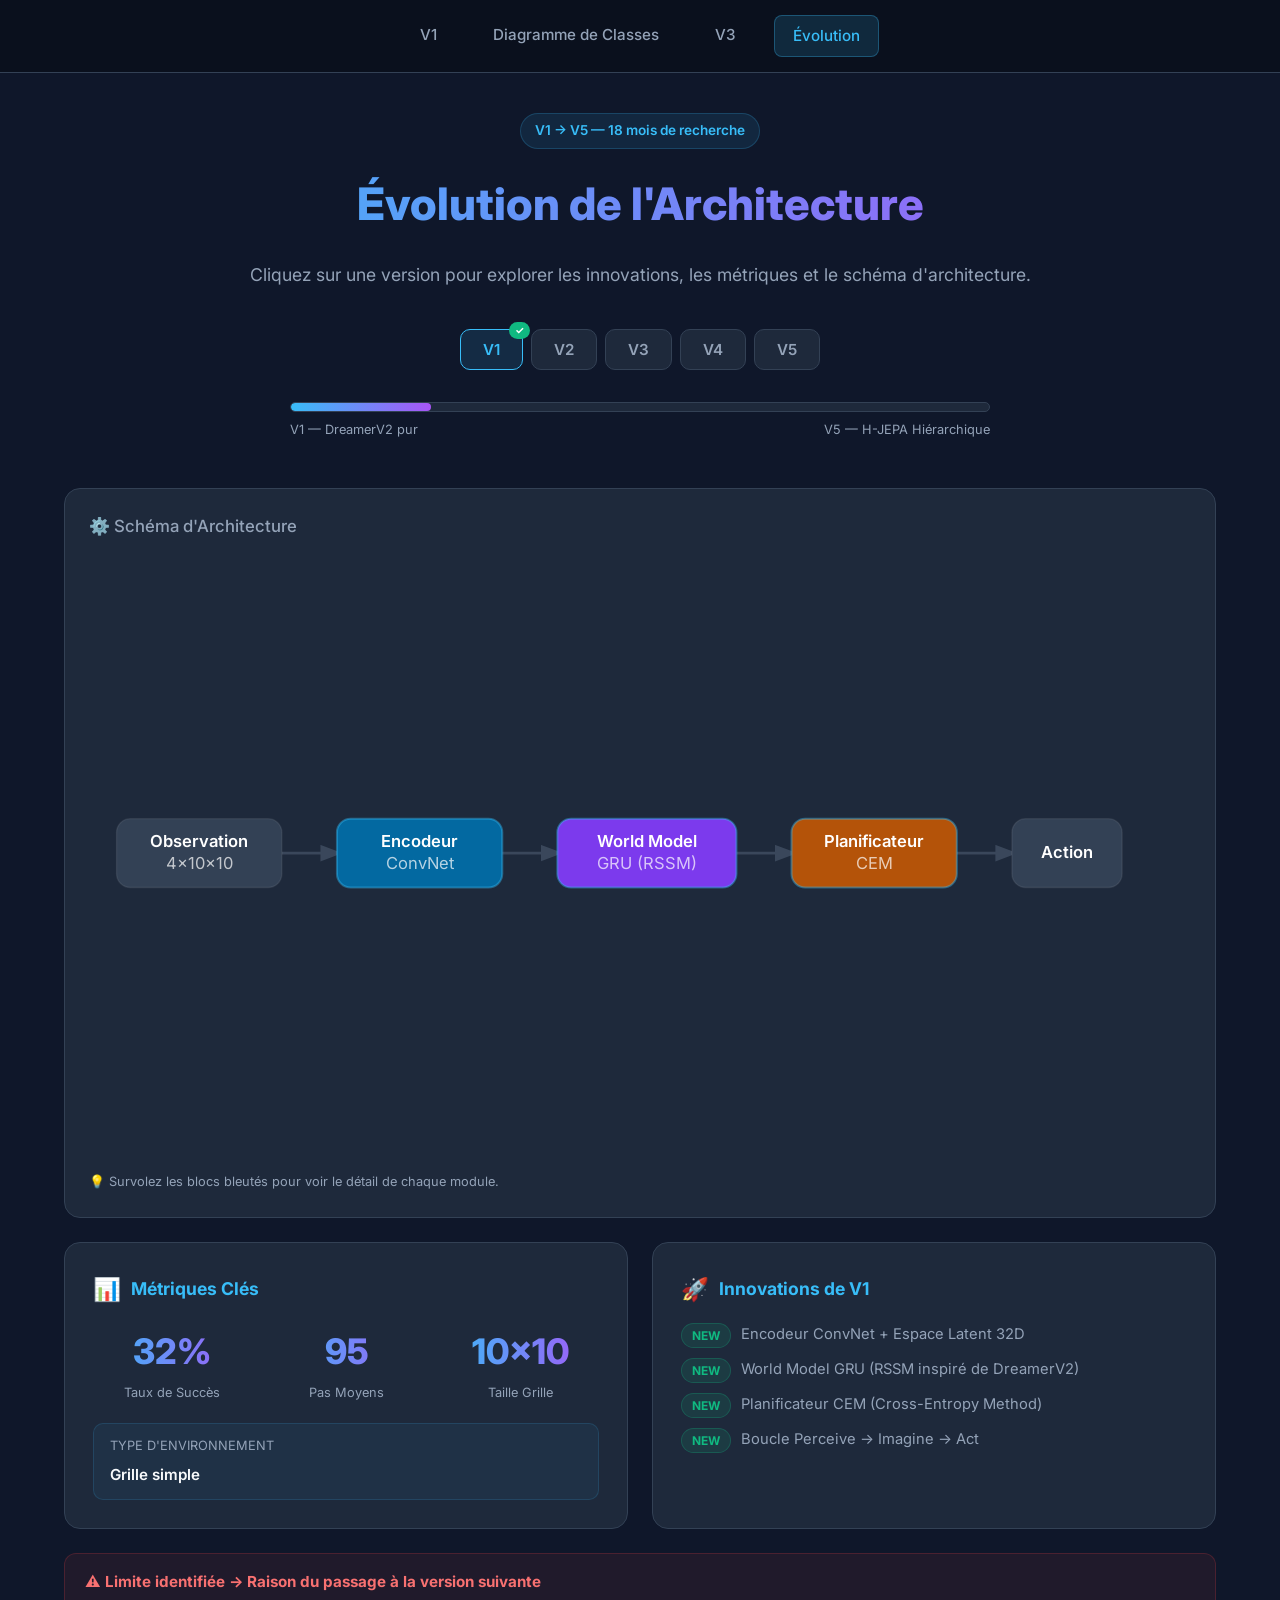
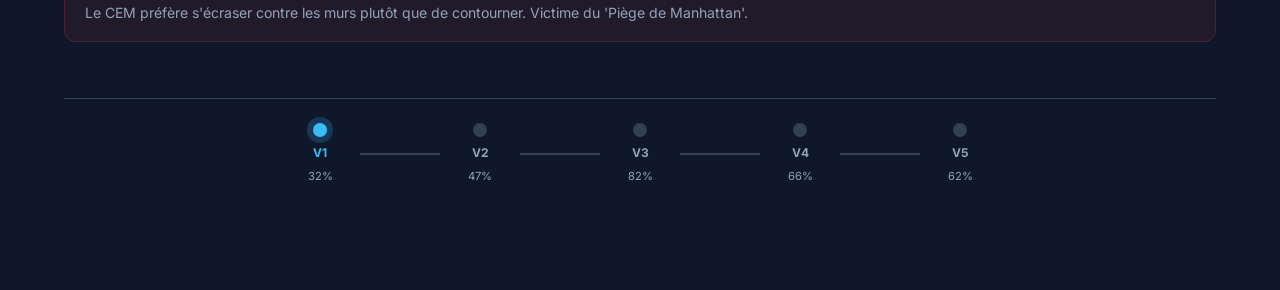
<file: docs/site/index.html>
<!DOCTYPE html>
<html lang="en">
<head>
  <meta charset="UTF-8">
  <meta http-equiv="refresh" content="0; url=Evolution.html">
  <title>Redirecting to Architecture Evolution</title>
  <script>window.location.href = "Evolution.html";</script>
</head>
<body style="font-family: -apple-system, BlinkMacSystemFont, 'Segoe UI', Roboto, sans-serif; background: #0b0f19; color: #94a3b8; display: flex; align-items: center; justify-content: center; height: 100vh; margin: 0;">
  <p>Redirecting to <a href="Evolution.html" style="color: #38bdf8;">Architecture Evolution</a>...</p>
</body>
</html>
</file>
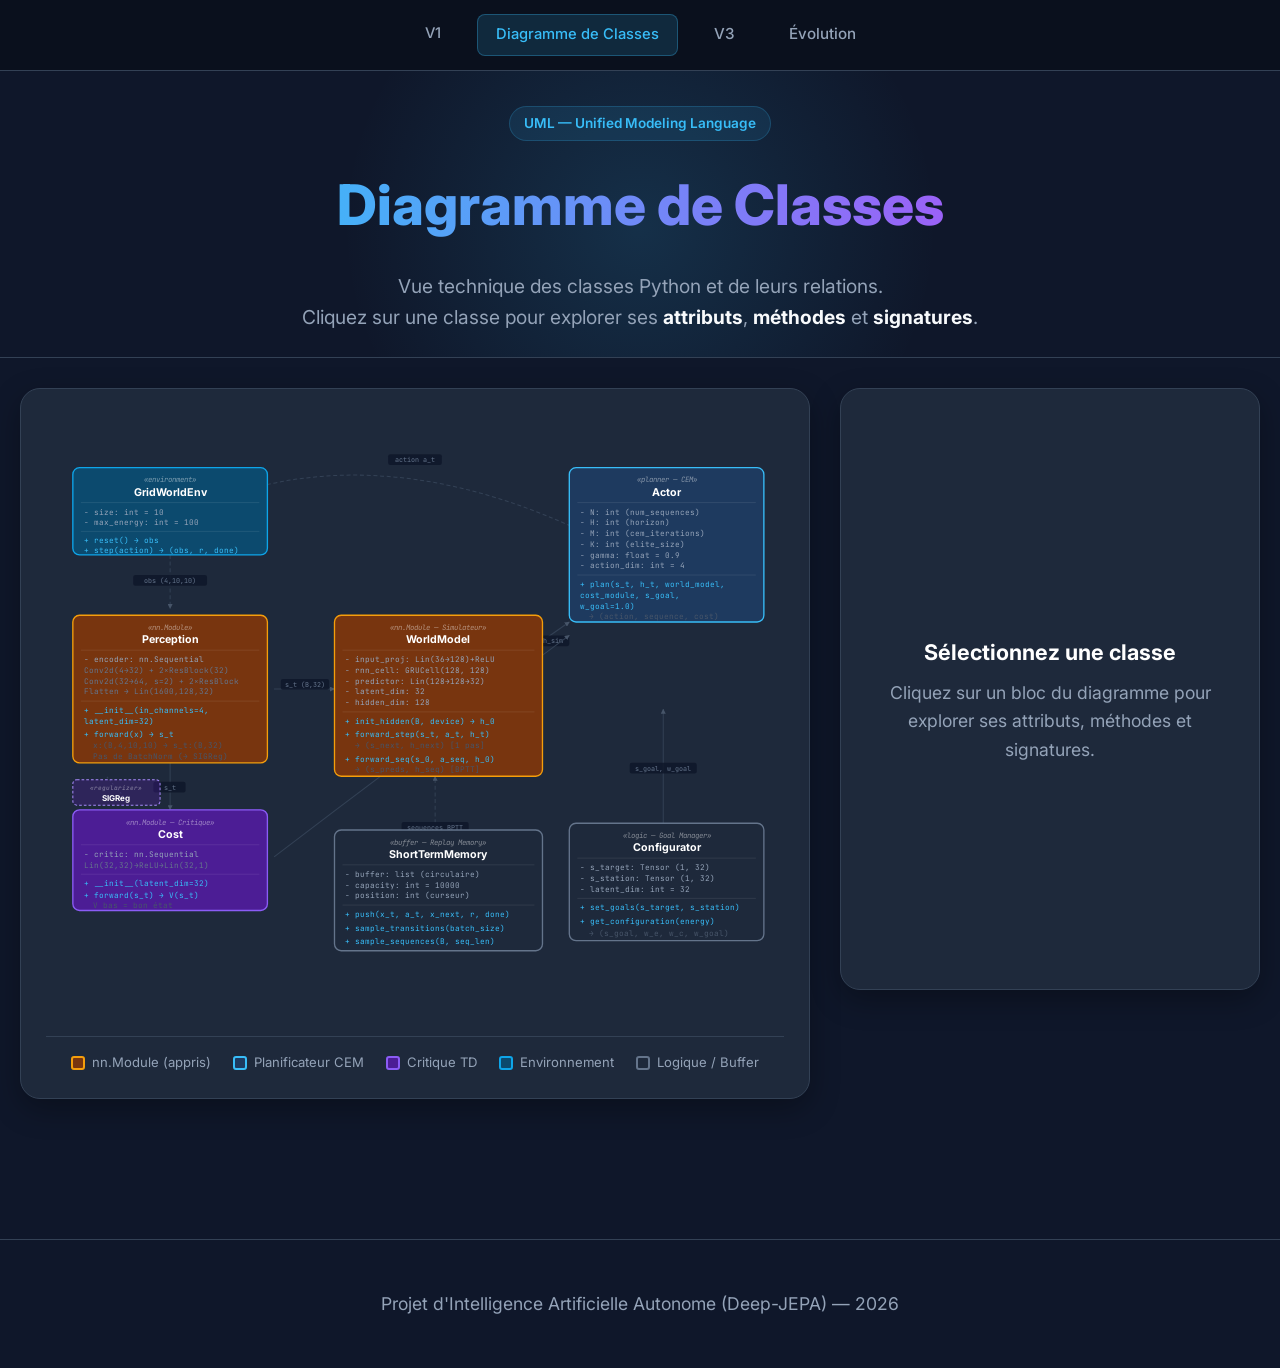
<file: Doc/site/Classes.html>
<!DOCTYPE html>
<html lang="fr">
<head>
  <meta charset="UTF-8">
  <meta name="viewport" content="width=device-width, initial-scale=1.0">
  <title>Deep-JEPA — Diagramme de Classes</title>
  <link rel="preconnect" href="https://fonts.googleapis.com">
  <link href="https://fonts.googleapis.com/css2?family=Inter:wght@300;400;500;600;700;800&family=JetBrains+Mono:wght@400;500&display=swap" rel="stylesheet">
  <link rel="stylesheet" href="style.css">

  <style>
    /* ===== PAGE LAYOUT ===== */
    .page-wrap {
      max-width: 1600px;
      margin: 0 auto;
      padding: 30px 20px 60px;
    }

    .main-layout {
      display: grid;
      grid-template-columns: 1fr 420px;
      gap: 30px;
      align-items: start;
    }

    /* ===== SVG PANEL ===== */
    .svg-panel {
      background: var(--card-bg);
      border: 1px solid var(--card-border);
      border-radius: 20px;
      padding: 25px;
      box-shadow: 0 10px 30px rgba(0,0,0,0.3);
    }

    .svg-panel svg { width: 100%; height: auto; display: block; }

    /* UML classes */
    .uml-class { cursor: pointer; transition: filter 0.3s, transform 0.2s; }
    .uml-class:hover { filter: drop-shadow(0 0 14px rgba(56, 189, 248, 0.4)); }
    .uml-class.active { filter: drop-shadow(0 0 22px rgba(56, 189, 248, 0.7)); }

    .uml-header { font-size: 16px; font-weight: 700; fill: #fff; font-family: 'Inter', sans-serif; }
    .uml-stereo { font-size: 11px; fill: rgba(255,255,255,0.45); font-family: 'JetBrains Mono', monospace; font-style: italic; }
    .uml-attr { font-size: 11.5px; fill: #94a3b8; font-family: 'JetBrains Mono', monospace; }
    .uml-meth { font-size: 11.5px; fill: #38bdf8; font-family: 'JetBrains Mono', monospace; }
    .uml-sep { stroke: rgba(255,255,255,0.12); stroke-width: 1; }

    /* Relation lines */
    .rel { stroke: #334155; stroke-width: 1.5; fill: none; }
    .rel-dash { stroke-dasharray: 6,4; }
    .rel-lbl { font-size: 10px; fill: #64748b; font-family: 'JetBrains Mono', monospace; }
    .rel-lbl-bg { fill: #0f172a; opacity: 0.85; }

    /* Legend */
    .legend-bar {
      display: flex; gap: 22px; justify-content: center; flex-wrap: wrap;
      margin-top: 18px; padding-top: 15px; border-top: 1px solid var(--card-border);
    }
    .leg { display: flex; align-items: center; gap: 7px; font-size: 0.82rem; color: #94a3b8; }
    .leg-dot { width: 14px; height: 14px; border-radius: 3px; border: 2px solid; }

    /* ===== DETAIL PANEL ===== */
    .detail-panel {
      background: var(--card-bg);
      border: 1px solid var(--card-border);
      border-radius: 20px;
      box-shadow: 0 10px 30px rgba(0,0,0,0.3);
      position: sticky;
      top: 20px;
      max-height: calc(100vh - 40px);
      overflow-y: auto;
    }

    /* Scrollbar */
    .detail-panel::-webkit-scrollbar { width: 6px; }
    .detail-panel::-webkit-scrollbar-track { background: transparent; }
    .detail-panel::-webkit-scrollbar-thumb { background: #334155; border-radius: 3px; }

    .panel-placeholder {
      display: flex; flex-direction: column; align-items: center; justify-content: center;
      min-height: 600px; padding: 40px; text-align: center; color: var(--text-muted);
    }
    .panel-placeholder .bounce { font-size: 4rem; margin-bottom: 20px; animation: bx 2s infinite; }
    @keyframes bx { 0%,100%{transform:translateX(0)} 50%{transform:translateX(-12px)} }
    .panel-placeholder h3 { font-size: 1.35rem; color: #fff; margin-bottom: 10px; }

    /* Detail cards */
    .dc { display: none; animation: fadeUp 0.35s ease; }
    .dc.show { display: block; }
    @keyframes fadeUp { from{opacity:0;transform:translateY(8px)} to{opacity:1;transform:translateY(0)} }

    .dc-head {
      display: flex; align-items: center; gap: 15px;
      padding: 22px 25px; border-bottom: 1px solid var(--card-border);
      background: rgba(0,0,0,0.25);
    }
    .dc-icon { font-size: 1.8rem; background: rgba(255,255,255,0.08); padding: 10px; border-radius: 12px; }
    .dc-head h2 { font-size: 1.4rem; color: #fff; margin: 0; }
    .dc-head .fp { color: var(--primary); font-size: 0.82rem; font-family: 'JetBrains Mono', monospace; display: block; margin-top: 2px; }

    .dc-sec { padding: 18px 25px; border-bottom: 1px solid rgba(255,255,255,0.04); }
    .dc-sec:last-child { border-bottom: none; }
    .dc-sec h4 {
      font-size: 0.78rem; color: var(--text-muted); text-transform: uppercase;
      letter-spacing: 1.2px; margin-bottom: 10px; font-weight: 600;
    }
    .dc-sec p { color: #cbd5e1; font-size: 0.92rem; line-height: 1.6; margin: 0 0 8px; }
    .dc-sec p:last-child { margin-bottom: 0; }
    .dc-sec p strong { color: #38bdf8; }
    .dc-sec p code { background: rgba(0,0,0,0.35); padding: 2px 6px; border-radius: 4px; font-family: 'JetBrains Mono',monospace; color: #38bdf8; font-size: 0.85em; }

    .sig {
      background: #0f172a; border: 1px solid rgba(255,255,255,0.08);
      border-radius: 8px; padding: 10px 14px; margin: 6px 0 10px;
      font-family: 'JetBrains Mono', monospace; font-size: 0.8rem;
      color: #38bdf8; overflow-x: auto; white-space: pre; line-height: 1.5;
    }
    .sig .kw { color: #c084fc; }
    .sig .pm { color: #94a3b8; }
    .sig .tp { color: #fbbf24; }
    .sig .rt { color: #34d399; }
    .sig .cm { color: #475569; font-style: italic; }

    /* Attribute list */
    .attr-list { list-style: none; padding: 0; margin: 0; }
    .attr-list li {
      display: flex; gap: 10px; padding: 8px 0;
      border-bottom: 1px solid rgba(255,255,255,0.03);
      font-size: 0.88rem; line-height: 1.5;
    }
    .attr-list li:last-child { border-bottom: none; }
    .attr-name { color: #38bdf8; font-family: 'JetBrains Mono', monospace; font-size: 0.82rem; min-width: 110px; flex-shrink: 0; }
    .attr-desc { color: #94a3b8; }
    .attr-type { color: #fbbf24; font-family: 'JetBrains Mono', monospace; font-size: 0.78rem; }

    /* Nav bar */
    .nav-bar {
      display: flex; justify-content: center; gap: 18px;
      padding: 14px 20px; border-bottom: 1px solid var(--card-border);
      background: rgba(0,0,0,0.3);
    }
    .nav-bar a {
      color: var(--text-muted); text-decoration: none; font-size: 0.92rem;
      padding: 8px 18px; border-radius: 8px; transition: all 0.2s;
      font-family: 'Inter', sans-serif; font-weight: 500;
    }
    .nav-bar a:hover { background: rgba(56, 189, 248, 0.1); color: var(--primary); }
    .nav-bar a.active { background: rgba(56, 189, 248, 0.15); color: var(--primary); border: 1px solid rgba(56, 189, 248, 0.3); }
  </style>
</head>
<body>

  <nav class="nav-bar">
    <a href="Archi.html">V1</a>
    <a href="Classes.html" class="active">Diagramme de Classes</a>
    <a href="H-JEPA_Final.html" style="color:#94a3b8;text-decoration:none;font-size:0.95rem;padding:8px 18px;border-radius:8px;font-family:Inter,sans-serif;font-weight:500;transition:all 0.2s;" onmouseover="this.style.background='rgba(56,189,248,0.1)';this.style.color='#38bdf8'" onmouseout="this.style.background='';this.style.color='#94a3b8'">V3</a>
    <a href="Evolution.html" style="color:#94a3b8;text-decoration:none;font-size:0.95rem;padding:8px 18px;border-radius:8px;font-family:Inter,sans-serif;font-weight:500;transition:all 0.2s;" onmouseover="this.style.background='rgba(56,189,248,0.1)';this.style.color='#38bdf8'" onmouseout="this.style.background='';this.style.color='#94a3b8'">Évolution</a>
  </nav>

  <header class="hero" style="padding: 35px 20px 25px;">
    <div class="hero-glow"></div>
    <div class="hero-content">
      <span class="hero-badge"> UML — Unified Modeling Language</span>
      <h1>Diagramme de Classes</h1>
      <p class="hero-subtitle">
        Vue technique des classes Python et de leurs relations.<br>
        Cliquez sur une classe pour explorer ses <strong>attributs</strong>, <strong>méthodes</strong> et <strong>signatures</strong>.
      </p>
    </div>
  </header>

  <section class="page-wrap">
    <div class="main-layout">

      <!-- ========== SVG DIAGRAM ========== -->
      <div class="svg-panel">
        <svg viewBox="0 0 1100 900" id="class-svg" xmlns="http://www.w3.org/2000/svg">
          <defs>
            <pattern id="g" width="25" height="25" patternUnits="userSpaceOnUse">
              <path d="M 25 0 L 0 0 0 25" fill="none" stroke="#1e293b" stroke-width="0.5" opacity="0.4"/>
            </pattern>
            <marker id="arr" viewBox="0 0 10 10" refX="9" refY="5" markerWidth="5" markerHeight="5" orient="auto-start-reverse">
              <path d="M 0 0 L 10 5 L 0 10 z" fill="#475569"/>
            </marker>
          </defs>
          <rect width="100%" height="100%" fill="url(#g)" rx="12"/>

          <!-- ===== RELATIONS (behind boxes) ===== -->

          <!-- GridWorldEnv → Perception -->
          <path d="M 185 210 L 185 290" class="rel rel-dash" marker-end="url(#arr)"/>
          <rect x="130" y="240" width="110" height="16" rx="3" class="rel-lbl-bg"/>
          <text x="185" y="252" text-anchor="middle" class="rel-lbl">obs (4,10,10)</text>

          <!-- Perception → WorldModel -->
          <path d="M 340 410 L 430 410" class="rel" marker-end="url(#arr)"/>
          <rect x="350" y="395" width="72" height="16" rx="3" class="rel-lbl-bg"/>
          <text x="386" y="407" text-anchor="middle" class="rel-lbl">s_t (B,32)</text>

          <!-- Perception → Cost -->
          <path d="M 185 520 L 185 590" class="rel" marker-end="url(#arr)"/>
          <rect x="160" y="548" width="48" height="16" rx="3" class="rel-lbl-bg"/>
          <text x="185" y="560" text-anchor="middle" class="rel-lbl">s_t</text>

          <!-- WorldModel → Actor -->
          <path d="M 680 380 L 780 310" class="rel" marker-end="url(#arr)"/>
          <rect x="690" y="330" width="90" height="16" rx="3" class="rel-lbl-bg"/>
          <text x="735" y="342" text-anchor="middle" class="rel-lbl">s_sim, h_sim</text>

          <!-- Cost → Actor -->
          <path d="M 340 660 Q 550 500 780 330" class="rel" marker-end="url(#arr)"/>
          <rect x="520" y="478" width="40" height="16" rx="3" class="rel-lbl-bg"/>
          <text x="540" y="490" text-anchor="middle" class="rel-lbl">V(s)</text>

          <!-- Configurator → Actor -->
          <path d="M 920 610 L 920 440" class="rel" marker-end="url(#arr)"/>
          <rect x="870" y="520" width="100" height="16" rx="3" class="rel-lbl-bg"/>
          <text x="920" y="532" text-anchor="middle" class="rel-lbl">s_goal, w_goal</text>

          <!-- Actor → GridWorldEnv -->
          <path d="M 810 180 Q 540 50 310 110" class="rel rel-dash" marker-end="url(#arr)"/>
          <rect x="510" y="60" width="80" height="16" rx="3" class="rel-lbl-bg"/>
          <text x="550" y="72" text-anchor="middle" class="rel-lbl">action a_t</text>

          <!-- ShortTermMemory → WorldModel (data feed) -->
          <path d="M 580 680 L 580 540" class="rel rel-dash" marker-end="url(#arr)"/>
          <rect x="530" y="608" width="100" height="16" rx="3" class="rel-lbl-bg"/>
          <text x="580" y="620" text-anchor="middle" class="rel-lbl">sequences BPTT</text>

          <!-- SIGReg ··· Perception -->
          <path d="M 120 575 L 90 540" class="rel" stroke-dasharray="3,3" stroke="#a78bfa" stroke-width="1"/>

          <!-- ===== CLASS BOXES ===== -->

          <!-- 1. GridWorldEnv -->
          <g class="uml-class" data-id="gridworld" transform="translate(40, 80)">
            <rect width="290" height="130" rx="10" fill="#0c4a6e" stroke="#0ea5e9" stroke-width="2"/>
            <text x="145" y="22" text-anchor="middle" class="uml-stereo">«environment»</text>
            <text x="145" y="42" text-anchor="middle" class="uml-header">GridWorldEnv</text>
            <line x1="12" y1="52" x2="278" y2="52" class="uml-sep"/>
            <text x="16" y="70" class="uml-attr">- size: int = 10</text>
            <text x="16" y="86" class="uml-attr">- max_energy: int = 100</text>
            <line x1="12" y1="95" x2="278" y2="95" class="uml-sep"/>
            <text x="16" y="112" class="uml-meth">+ reset() → obs</text>
            <text x="16" y="127" class="uml-meth">+ step(action) → (obs, r, done)</text>
          </g>

          <!-- 2. Perception -->
          <g class="uml-class" data-id="perception" transform="translate(40, 300)">
            <rect width="290" height="220" rx="10" fill="#78350f" stroke="#f59e0b" stroke-width="2"/>
            <text x="145" y="22" text-anchor="middle" class="uml-stereo">«nn.Module»</text>
            <text x="145" y="42" text-anchor="middle" class="uml-header">Perception</text>
            <line x1="12" y1="52" x2="278" y2="52" class="uml-sep"/>
            <text x="16" y="70" class="uml-attr">- encoder: nn.Sequential</text>
            <text x="16" y="86" class="uml-attr" style="fill:#64748b"> Conv2d(4→32) + 2×ResBlock(32)</text>
            <text x="16" y="102" class="uml-attr" style="fill:#64748b"> Conv2d(32→64, s=2) + 2×ResBlock</text>
            <text x="16" y="118" class="uml-attr" style="fill:#64748b"> Flatten → Lin(1600,128,32)</text>
            <line x1="12" y1="128" x2="278" y2="128" class="uml-sep"/>
            <text x="16" y="146" class="uml-meth">+ __init__(in_channels=4,</text>
            <text x="16" y="162" class="uml-meth">      latent_dim=32)</text>
            <text x="16" y="182" class="uml-meth">+ forward(x) → s_t</text>
            <text x="30" y="198" class="uml-attr" style="fill:#475569">x:(B,4,10,10) → s_t:(B,32)</text>
            <text x="30" y="214" class="uml-attr" style="fill:#475569">Pas de BatchNorm (→ SIGReg)</text>
          </g>

          <!-- 3. Cost -->
          <g class="uml-class" data-id="cost" transform="translate(40, 590)">
            <rect width="290" height="150" rx="10" fill="#4c1d95" stroke="#8b5cf6" stroke-width="2"/>
            <text x="145" y="22" text-anchor="middle" class="uml-stereo">«nn.Module — Critique»</text>
            <text x="145" y="42" text-anchor="middle" class="uml-header">Cost</text>
            <line x1="12" y1="52" x2="278" y2="52" class="uml-sep"/>
            <text x="16" y="70" class="uml-attr">- critic: nn.Sequential</text>
            <text x="16" y="86" class="uml-attr" style="fill:#64748b"> Lin(32,32)→ReLU→Lin(32,1)</text>
            <line x1="12" y1="96" x2="278" y2="96" class="uml-sep"/>
            <text x="16" y="114" class="uml-meth">+ __init__(latent_dim=32)</text>
            <text x="16" y="132" class="uml-meth">+ forward(s_t) → V(s_t)</text>
            <text x="30" y="146" class="uml-attr" style="fill:#475569">V bas = bon état</text>
          </g>

          <!-- SIGReg (petit, lié à Perception) -->
          <g class="uml-class" data-id="sigreg" transform="translate(40, 545)">
            <rect width="130" height="38" rx="6" fill="rgba(76,29,149,0.35)" stroke="#a78bfa" stroke-width="1.5" stroke-dasharray="4,3"/>
            <text x="65" y="16" text-anchor="middle" class="uml-stereo" style="font-size:9px">«regularizer»</text>
            <text x="65" y="32" text-anchor="middle" class="uml-header" style="font-size:12px">SIGReg</text>
          </g>

          <!-- 4. WorldModel -->
          <g class="uml-class" data-id="worldmodel" transform="translate(430, 300)">
            <rect width="310" height="240" rx="10" fill="#78350f" stroke="#f59e0b" stroke-width="2"/>
            <text x="155" y="22" text-anchor="middle" class="uml-stereo">«nn.Module — Simulateur»</text>
            <text x="155" y="42" text-anchor="middle" class="uml-header">WorldModel</text>
            <line x1="12" y1="52" x2="298" y2="52" class="uml-sep"/>
            <text x="16" y="70" class="uml-attr">- input_proj: Lin(36→128)+ReLU</text>
            <text x="16" y="86" class="uml-attr">- rnn_cell: GRUCell(128, 128)</text>
            <text x="16" y="102" class="uml-attr">- predictor: Lin(128→128→32)</text>
            <text x="16" y="118" class="uml-attr">- latent_dim: 32</text>
            <text x="16" y="134" class="uml-attr">- hidden_dim: 128</text>
            <line x1="12" y1="144" x2="298" y2="144" class="uml-sep"/>
            <text x="16" y="162" class="uml-meth">+ init_hidden(B, device) → h_0</text>
            <text x="16" y="182" class="uml-meth">+ forward_step(s_t, a_t, h_t)</text>
            <text x="30" y="198" class="uml-attr" style="fill:#475569">→ (s_next, h_next) [1 pas]</text>
            <text x="16" y="218" class="uml-meth">+ forward_seq(s_0, a_seq, h_0)</text>
            <text x="30" y="234" class="uml-attr" style="fill:#475569">→ (s_preds, h_seq) [BPTT]</text>
          </g>

          <!-- 5. ShortTermMemory -->
          <g class="uml-class" data-id="memory" transform="translate(430, 620)">
            <rect width="310" height="180" rx="10" fill="#1e293b" stroke="#64748b" stroke-width="2"/>
            <text x="155" y="22" text-anchor="middle" class="uml-stereo">«buffer — Replay Memory»</text>
            <text x="155" y="42" text-anchor="middle" class="uml-header">ShortTermMemory</text>
            <line x1="12" y1="52" x2="298" y2="52" class="uml-sep"/>
            <text x="16" y="70" class="uml-attr">- buffer: list (circulaire)</text>
            <text x="16" y="86" class="uml-attr">- capacity: int = 10000</text>
            <text x="16" y="102" class="uml-attr">- position: int (curseur)</text>
            <line x1="12" y1="112" x2="298" y2="112" class="uml-sep"/>
            <text x="16" y="130" class="uml-meth">+ push(x_t, a_t, x_next, r, done)</text>
            <text x="16" y="150" class="uml-meth">+ sample_transitions(batch_size)</text>
            <text x="16" y="170" class="uml-meth">+ sample_sequences(B, seq_len)</text>
          </g>

          <!-- 6. Actor -->
          <g class="uml-class" data-id="actor" transform="translate(780, 80)">
            <rect width="290" height="230" rx="10" fill="#1e3a5f" stroke="#38bdf8" stroke-width="2"/>
            <text x="145" y="22" text-anchor="middle" class="uml-stereo">«planner — CEM»</text>
            <text x="145" y="42" text-anchor="middle" class="uml-header">Actor</text>
            <line x1="12" y1="52" x2="278" y2="52" class="uml-sep"/>
            <text x="16" y="70" class="uml-attr">- N: int  (num_sequences)</text>
            <text x="16" y="86" class="uml-attr">- H: int  (horizon)</text>
            <text x="16" y="102" class="uml-attr">- M: int  (cem_iterations)</text>
            <text x="16" y="118" class="uml-attr">- K: int  (elite_size)</text>
            <text x="16" y="134" class="uml-attr">- gamma: float = 0.9</text>
            <text x="16" y="150" class="uml-attr">- action_dim: int = 4</text>
            <line x1="12" y1="160" x2="278" y2="160" class="uml-sep"/>
            <text x="16" y="178" class="uml-meth">+ plan(s_t, h_t, world_model,</text>
            <text x="16" y="194" class="uml-meth">    cost_module, s_goal,</text>
            <text x="16" y="210" class="uml-meth">    w_goal=1.0)</text>
            <text x="30" y="226" class="uml-attr" style="fill:#475569">→ (action, sequence, cost)</text>
          </g>

          <!-- 7. Configurator -->
          <g class="uml-class" data-id="configurator" transform="translate(780, 610)">
            <rect width="290" height="175" rx="10" fill="#1e293b" stroke="#64748b" stroke-width="2"/>
            <text x="145" y="22" text-anchor="middle" class="uml-stereo">«logic — Goal Manager»</text>
            <text x="145" y="42" text-anchor="middle" class="uml-header">Configurator</text>
            <line x1="12" y1="52" x2="278" y2="52" class="uml-sep"/>
            <text x="16" y="70" class="uml-attr">- s_target: Tensor (1, 32)</text>
            <text x="16" y="86" class="uml-attr">- s_station: Tensor (1, 32)</text>
            <text x="16" y="102" class="uml-attr">- latent_dim: int = 32</text>
            <line x1="12" y1="112" x2="278" y2="112" class="uml-sep"/>
            <text x="16" y="130" class="uml-meth">+ set_goals(s_target, s_station)</text>
            <text x="16" y="150" class="uml-meth">+ get_configuration(energy)</text>
            <text x="30" y="168" class="uml-attr" style="fill:#475569">→ (s_goal, w_e, w_c, w_goal)</text>
          </g>

        </svg>

        <div class="legend-bar">
          <div class="leg"><div class="leg-dot" style="background:#78350f;border-color:#f59e0b"></div>nn.Module (appris)</div>
          <div class="leg"><div class="leg-dot" style="background:#1e3a5f;border-color:#38bdf8"></div>Planificateur CEM</div>
          <div class="leg"><div class="leg-dot" style="background:#4c1d95;border-color:#8b5cf6"></div>Critique TD</div>
          <div class="leg"><div class="leg-dot" style="background:#0c4a6e;border-color:#0ea5e9"></div>Environnement</div>
          <div class="leg"><div class="leg-dot" style="background:#1e293b;border-color:#64748b"></div>Logique / Buffer</div>
        </div>
      </div>

      <!-- ========== DETAIL PANEL ========== -->
      <div class="detail-panel">

        <div class="panel-placeholder" id="ph">
          <div class="bounce"></div>
          <h3>Sélectionnez une classe</h3>
          <p>Cliquez sur un bloc du diagramme pour explorer ses attributs, méthodes et signatures.</p>
        </div>

        <!-- ---- GridWorldEnv ---- -->
        <div class="dc" id="d-gridworld">
          <div class="dc-head"><div class="dc-icon"></div><div><h2>GridWorldEnv</h2><span class="fp">env/gridworld.py</span></div></div>
          <div class="dc-sec">
            <h4>Description</h4>
            <p>Environnement de grille procédurale. À chaque <code>reset()</code>, une nouvelle grille 10×10 est générée aléatoirement avec des obstacles, une cible et une station de recharge. L'accessibilité est garantie par un algorithme <strong>BFS</strong> (<code>_bfs_reachable</code>).</p>
          </div>
          <div class="dc-sec">
            <h4>Attributs</h4>
            <ul class="attr-list">
              <li><span class="attr-name">size</span><span class="attr-desc">Taille de la grille carrée. <span class="attr-type">int = 10</span></span></li>
              <li><span class="attr-name">max_energy</span><span class="attr-desc">Énergie maximale de l'agent (décrémentée à chaque pas). <span class="attr-type">int = 100</span></span></li>
              <li><span class="attr-name">obstacle_density</span><span class="attr-desc">Fraction de la grille occupée par des murs. <span class="attr-type">float = 0.15</span></span></li>
              <li><span class="attr-name">agent_pos</span><span class="attr-desc">Position courante de l'agent [row, col]. <span class="attr-type">list[int]</span></span></li>
              <li><span class="attr-name">target_pos</span><span class="attr-desc">Position de la cible à atteindre. <span class="attr-type">list[int]</span></span></li>
              <li><span class="attr-name">station_pos</span><span class="attr-desc">Position de la station de recharge. <span class="attr-type">list[int]</span></span></li>
              <li><span class="attr-name">obstacles</span><span class="attr-desc">Liste des positions de murs. <span class="attr-type">list[list[int]]</span></span></li>
            </ul>
          </div>
          <div class="dc-sec">
            <h4>Méthodes</h4>
            <div class="sig"><span class="kw">def</span> reset(<span class="pm">self</span>) → <span class="tp">Tensor(4, 10, 10)</span></div>
            <p>Régénère une grille entière et retourne l'observation initiale (4 canaux : obstacles, cible, station, agent).</p>
            <div class="sig"><span class="kw">def</span> step(<span class="pm">self, action: int</span>) → <span class="tp">(obs, reward, done)</span></div>
            <p>Exécute une action (0=Haut, 1=Bas, 2=Gauche, 3=Droite). Gère les collisions, l'énergie et les récompenses.</p>
            <div class="sig"><span class="kw">def</span> get_local_observation(<span class="pm">self</span>) → <span class="tp">Tensor(4, size, size)</span></div>
            <p>Construit le tenseur d'observation à 4 canaux binaires.</p>
            <div class="sig"><span class="kw">def</span> render(<span class="pm">self</span>) → <span class="tp">np.ndarray(size, size)</span></div>
            <p>Retourne un tableau 2D lisible (0=vide, 1=mur, 2=cible, 3=station, 4=agent).</p>
          </div>
          <div class="dc-sec">
            <h4>Récompenses</h4>
            <p>Pas normal : <strong>-1.0</strong> · Collision : <strong>-5.0</strong> · Station : <strong>+10.0</strong> · Cible : <strong>+100.0</strong></p>
          </div>
        </div>

        <!-- ---- Perception ---- -->
        <div class="dc" id="d-perception">
          <div class="dc-head"><div class="dc-icon"></div><div><h2>Perception</h2><span class="fp">modules/perception.py</span></div></div>
          <div class="dc-sec">
            <h4>Description</h4>
            <p>Encodeur CNN inspiré de <strong>ResNet</strong>. Compresse l'observation brute de la grille en un vecteur latent de 32 dimensions. L'espace latent est régularisé par <code>SIGReg</code> (pas de BatchNorm) pour empêcher le Latent Collapse.</p>
          </div>
          <div class="dc-sec">
            <h4>Attributs</h4>
            <ul class="attr-list">
              <li><span class="attr-name">encoder</span><span class="attr-desc">Pipeline CNN séquentiel complet. <span class="attr-type">nn.Sequential</span></span></li>
            </ul>
            <p style="margin-top:8px;color:#64748b;font-size:0.85rem">Architecture interne de <code>encoder</code> :</p>
            <div class="sig"><span class="cm"># Extraction de features</span>
Conv2d(<span class="tp">4</span>→32, 3×3, pad=1) → ReLU
2× ResidualBlock(32)     <span class="cm"># skip-connections</span>
Conv2d(32→<span class="tp">64</span>, 3×3, <span class="kw">stride=2</span>) <span class="cm"># 10×10 → 5×5</span>
2× ResidualBlock(64)
<span class="cm"># Projection latente</span>
Flatten → Linear(1600, 128) → ReLU
Linear(128, <span class="rt">32</span>)</div>
          </div>
          <div class="dc-sec">
            <h4>Méthodes</h4>
            <div class="sig"><span class="kw">def</span> __init__(<span class="pm">self, in_channels=<span class="tp">4</span>, latent_dim=<span class="tp">32</span></span>)</div>
            <p>Construit l'encodeur. <code>in_channels=4</code> correspond aux 4 canaux de la grille.</p>
            <div class="sig"><span class="kw">def</span> forward(<span class="pm">self, x</span>) → <span class="rt">s_t</span>
<span class="pm"> x:  (B, 4, 10, 10)</span> <span class="cm"># observation brute</span>
<span class="rt"> s_t: (B, 32)</span>    <span class="cm"># vecteur latent</span></div>
            <p>Si <code>x</code> est 3D (pas de batch), <code>unsqueeze(0)</code> est ajouté automatiquement.</p>
          </div>
        </div>

        <!-- ---- WorldModel ---- -->
        <div class="dc" id="d-worldmodel">
          <div class="dc-head"><div class="dc-icon"></div><div><h2>WorldModel</h2><span class="fp">modules/world_model.py</span></div></div>
          <div class="dc-sec">
            <h4>Description</h4>
            <p>Simulateur interne de la physique du monde. Prédit l'état latent futur <code>s_{t+1}</code> à partir de l'état courant et d'une action, en utilisant un <strong>GRUCell</strong> comme mémoire temporelle et une <strong>prédiction résiduelle</strong> (<code>s_next = s_t + δ</code>).</p>
          </div>
          <div class="dc-sec">
            <h4>Attributs</h4>
            <ul class="attr-list">
              <li><span class="attr-name">input_proj</span><span class="attr-desc">Projette la concatenation (s_t, a_t) de dim 36 vers 128. <span class="attr-type">Linear(36,128)+ReLU</span></span></li>
              <li><span class="attr-name">rnn_cell</span><span class="attr-desc">Cellule récurrente qui maintient la mémoire temporelle h_t. <span class="attr-type">GRUCell(128, 128)</span></span></li>
              <li><span class="attr-name">predictor</span><span class="attr-desc">Prédit le résidu δ à partir de l'état caché. <span class="attr-type">Lin(128→128→128→32)</span></span></li>
              <li><span class="attr-name">latent_dim</span><span class="attr-desc">Dimension de l'espace latent. <span class="attr-type">int = 32</span></span></li>
              <li><span class="attr-name">hidden_dim</span><span class="attr-desc">Dimension de l'état caché du GRU. <span class="attr-type">int = 128</span></span></li>
            </ul>
          </div>
          <div class="dc-sec">
            <h4>Méthodes</h4>
            <div class="sig"><span class="kw">def</span> init_hidden(<span class="pm">self, batch_size, device</span>) → <span class="rt">h_0</span>
<span class="rt"> h_0: (B, 128)</span> <span class="cm"># vecteur de zéros</span></div>
            <p>Initialise l'état caché du RNN (mémoire vierge).</p>
            <div class="sig"><span class="kw">def</span> forward_step(<span class="pm">self, s_t, a_t, h_t</span>)
<span class="pm"> s_t: (B, 32)</span> <span class="cm"># état latent</span>
<span class="pm"> a_t: (B, 4)</span>  <span class="cm"># action one-hot</span>
<span class="pm"> h_t: (B, 128)</span> <span class="cm"># état caché</span>
<span class="rt"> → (s_next, h_next)</span></div>
            <p>Un pas de simulation. Utilisé pour l'inférence et la planification CEM.</p>
            <div class="sig"><span class="kw">def</span> forward_seq(<span class="pm">self, s_0, a_seq, h_0=None</span>)
<span class="pm"> s_0:  (B, 32)</span>   <span class="cm"># état initial</span>
<span class="pm"> a_seq: (B, T, 4)</span>  <span class="cm"># séquence d'actions</span>
<span class="rt"> → (s_preds: (B,T,32), h_seq: (B,T,128))</span></div>
            <p>Séquence complète en mode autorégressif (BPTT). Chaque prédiction est réinjectée comme entrée du pas suivant.</p>
          </div>
        </div>

        <!-- ---- Actor ---- -->
        <div class="dc" id="d-actor">
          <div class="dc-head"><div class="dc-icon"></div><div><h2>Actor</h2><span class="fp">modules/actor.py</span></div></div>
          <div class="dc-sec">
            <h4>Description</h4>
            <p>Planificateur par <strong>Cross-Entropy Method</strong> (CEM). N'hérite <strong>pas</strong> de <code>nn.Module</code> — c'est un algorithme d'optimisation pur, sans paramètres apprenables. Il échantillonne N trajectoires, les simule dans le WorldModel, évalue le coût combiné et raffine la distribution sur M itérations.</p>
          </div>
          <div class="dc-sec">
            <h4>Attributs</h4>
            <ul class="attr-list">
              <li><span class="attr-name">N</span><span class="attr-desc">Nombre de trajectoires échantillonnées par itération. <span class="attr-type">num_sequences</span></span></li>
              <li><span class="attr-name">H</span><span class="attr-desc">Profondeur de simulation (nombre de pas imaginés). <span class="attr-type">horizon</span></span></li>
              <li><span class="attr-name">M</span><span class="attr-desc">Nombre d'itérations de raffinement CEM. <span class="attr-type">cem_iterations</span></span></li>
              <li><span class="attr-name">K</span><span class="attr-desc">Nombre de séquences "élites" retenues à chaque itération. <span class="attr-type">elite_size</span></span></li>
              <li><span class="attr-name">gamma</span><span class="attr-desc">Facteur d'actualisation pour le coût cumulatif. <span class="attr-type">float = 0.9</span></span></li>
              <li><span class="attr-name">action_dim</span><span class="attr-desc">Nombre d'actions possibles (Haut/Bas/Gauche/Droite). <span class="attr-type">int = 4</span></span></li>
            </ul>
          </div>
          <div class="dc-sec">
            <h4>Méthodes</h4>
            <div class="sig"><span class="kw">def</span> plan(<span class="pm">self, s_t, h_t,
     world_model, cost_module,
     s_goal, w_goal=1.0</span>)
<span class="rt"> → (action: int, sequence: Tensor, cost: float)</span></div>
            <p><code>s_t</code> : état latent actuel (1, 32).</p>
            <p><code>h_t</code> : état caché RNN actuel (1, 128).</p>
            <p><code>world_model</code> : instance de <code>WorldModel</code> pour simuler les trajectoires.</p>
            <p><code>cost_module</code> : instance de <code>Cost</code> pour évaluer les états.</p>
            <p><code>s_goal</code> : vecteur latent cible (1, 32).</p>
            <p><code>w_goal</code> : poids de la distance au goal dans le coût total.</p>
          </div>
          <div class="dc-sec">
            <h4>Formule du Coût</h4>
            <div class="sig"><span class="cm"># Boussole + Critique</span>
total_cost = <span class="tp">w_goal</span> × MSE(s_sim, s_goal) + cost_module(s_sim)
<span class="cm"># Lissage de Laplace pour les élites</span>
probs = (counts + 0.1) / (K + 0.1 × action_dim)</div>
          </div>
        </div>

        <!-- ---- Cost ---- -->
        <div class="dc" id="d-cost">
          <div class="dc-head"><div class="dc-icon"></div><div><h2>Cost</h2><span class="fp">modules/cost.py</span></div></div>
          <div class="dc-sec">
            <h4>Description</h4>
            <p>Réseau Critique (Value Network). Estime le <strong>coût futur attendu</strong> d'un état latent. Entraîné par TD-Learning dans <code>main_colab.py</code> (1-step) et par N-Step TD dans <code>train_critic_only.py</code>. Le planificateur CEM <strong>minimise</strong> cette sortie.</p>
          </div>
          <div class="dc-sec">
            <h4>Attributs</h4>
            <ul class="attr-list">
              <li><span class="attr-name">critic</span><span class="attr-desc">MLP simple : Linear(32→32) → ReLU → Linear(32→1). <span class="attr-type">nn.Sequential</span></span></li>
            </ul>
          </div>
          <div class="dc-sec">
            <h4>Méthodes</h4>
            <div class="sig"><span class="kw">def</span> __init__(<span class="pm">self, latent_dim=<span class="tp">32</span></span>)</div>
            <p>Construit le MLP du Critique.</p>
            <div class="sig"><span class="kw">def</span> forward(<span class="pm">self, s_t</span>) → <span class="rt">V(s_t): (B, 1)</span>
<span class="pm"> s_t: (B, 32)</span> <span class="cm"># état(s) latent(s)</span></div>
            <p>Retourne un scalaire par état. <strong>Plus V est bas, meilleur est l'état</strong> pour le planificateur.</p>
          </div>
          <div class="dc-sec">
            <h4>Équation d'entraînement (N-Step TD)</h4>
            <div class="sig"><span class="cm"># Cible = somme de coûts sur N=3 pas</span>
target = <span class="tp">-r_t</span> + γ(<span class="tp">-r_{t+1}</span>) + γ²(<span class="tp">-r_{t+2}</span>) + γ³·V_target(s_{t+3})
<span class="cm"># Signe inversé car le CEM minimise le coût</span></div>
          </div>
        </div>

        <!-- ---- Configurator ---- -->
        <div class="dc" id="d-configurator">
          <div class="dc-head"><div class="dc-icon"></div><div><h2>Configurator</h2><span class="fp">modules/configurator.py</span></div></div>
          <div class="dc-sec">
            <h4>Description</h4>
            <p>Automate logique pur (n'hérite <strong>pas</strong> de <code>nn.Module</code>). Il agit comme le "cortex préfrontal" : il bascule l'objectif de l'agent entre la cible et la station de recharge en fonction de l'énergie restante.</p>
          </div>
          <div class="dc-sec">
            <h4>Attributs</h4>
            <ul class="attr-list">
              <li><span class="attr-name">s_target</span><span class="attr-desc">Vecteur latent de la cible finale. <span class="attr-type">Tensor (1, 32)</span></span></li>
              <li><span class="attr-name">s_station</span><span class="attr-desc">Vecteur latent de la station de recharge. <span class="attr-type">Tensor (1, 32)</span></span></li>
              <li><span class="attr-name">latent_dim</span><span class="attr-desc">Dimension de l'espace latent. <span class="attr-type">int = 32</span></span></li>
            </ul>
          </div>
          <div class="dc-sec">
            <h4>Méthodes</h4>
            <div class="sig"><span class="kw">def</span> set_goals(<span class="pm">self, s_target, s_station</span>)</div>
            <p>Enregistre les vecteurs latents des deux objectifs (obtenus en passant des observations synthétiques dans la <code>Perception</code>).</p>
            <div class="sig"><span class="kw">def</span> get_configuration(<span class="pm">self, energy</span>)
<span class="rt"> → (s_goal, w_energy, w_collision, w_goal)</span></div>
            <p><strong>Si energy > 30</strong> : s_goal=s_target, w_energy=0.1, w_goal=1.0</p>
            <p><strong>Si energy ≤ 30</strong> : s_goal=s_station, w_energy=5.0, w_goal=2.0</p>
            <p><code>w_collision</code> est toujours fixé à 1.0.</p>
          </div>
        </div>

        <!-- ---- ShortTermMemory ---- -->
        <div class="dc" id="d-memory">
          <div class="dc-head"><div class="dc-icon"></div><div><h2>ShortTermMemory</h2><span class="fp">modules/memory.py</span></div></div>
          <div class="dc-sec">
            <h4>Description</h4>
            <p>Replay Buffer circulaire (l'"hippocampe" de l'agent). Stocke les transitions vécues sur CPU et permet de les rejouer lors de l'entraînement pour briser la corrélation temporelle.</p>
          </div>
          <div class="dc-sec">
            <h4>Attributs</h4>
            <ul class="attr-list">
              <li><span class="attr-name">buffer</span><span class="attr-desc">Liste circulaire stockant les transitions (x_t, a_t, x_next, r, done). <span class="attr-type">list</span></span></li>
              <li><span class="attr-name">capacity</span><span class="attr-desc">Taille maximale du buffer. Les anciennes transitions sont écrasées. <span class="attr-type">int = 10000</span></span></li>
              <li><span class="attr-name">position</span><span class="attr-desc">Curseur d'écriture courant dans le buffer circulaire. <span class="attr-type">int</span></span></li>
            </ul>
          </div>
          <div class="dc-sec">
            <h4>Méthodes</h4>
            <div class="sig"><span class="kw">def</span> push(<span class="pm">self, x_t, a_t, x_next, reward, done</span>)</div>
            <p>Stocke une transition. Les tenseurs sont convertis en CPU pour ne pas saturer la VRAM.</p>
            <div class="sig"><span class="kw">def</span> sample_transitions(<span class="pm">self, batch_size</span>)
<span class="rt"> → (x, a, x_next, r, d)</span></div>
            <p>Échantillonnage aléatoire de transitions individuelles (TD classique 1-step).</p>
            <div class="sig"><span class="kw">def</span> sample_sequences(<span class="pm">self, batch_size, seq_len=8</span>)
<span class="rt"> → (x_0, a_seq, x_next_seq, r_seq, d_seq)</span>
<span class="cm"> # Vérifie : pas de done au milieu</span>
<span class="cm"> # Vérifie : pas de traversée du curseur</span></div>
            <p>Extraction de séquences temporelles contiguës pour le BPTT (World Model) et le N-Step TD (Critique). Lève <code>ValueError</code> si pas assez de séquences valides.</p>
          </div>
        </div>

        <!-- ---- SIGReg ---- -->
        <div class="dc" id="d-sigreg">
          <div class="dc-head"><div class="dc-icon"></div><div><h2>SIGReg</h2><span class="fp">modules/sigreg.py</span></div></div>
          <div class="dc-sec">
            <h4>Description</h4>
            <p><strong>Sketch Isotropic Gaussian Regularizer.</strong> Fonction de perte qui force la distribution des vecteurs latents à rester proche d'une gaussienne isotrope N(0, I). Empêche le Latent Collapse sans heuristique EMA.</p>
          </div>
          <div class="dc-sec">
            <h4>Attributs</h4>
            <ul class="attr-list">
              <li><span class="attr-name">num_proj</span><span class="attr-desc">Nombre de directions de projection aléatoires. <span class="attr-type">int = 1024</span></span></li>
              <li><span class="attr-name">t</span><span class="attr-desc">Points d'évaluation de la fonction caractéristique. <span class="attr-type">linspace(0, 3, 17)</span></span></li>
              <li><span class="attr-name">phi</span><span class="attr-desc">Fonction caractéristique gaussienne de référence. <span class="attr-type">exp(-t²/2)</span></span></li>
              <li><span class="attr-name">weights</span><span class="attr-desc">Coefficients de quadrature trapézoïdale. <span class="attr-type">Tensor(17)</span></span></li>
            </ul>
          </div>
          <div class="dc-sec">
            <h4>Méthodes</h4>
            <div class="sig"><span class="kw">def</span> forward(<span class="pm">self, proj</span>) → <span class="rt">loss: scalar</span>
<span class="pm"> proj: (B, D) ou (T, B, D)</span></div>
            <p>Calcule la statistique d'<strong>Epps-Pulley</strong> : projette les vecteurs sur 1024 directions aléatoires, compare la fonction caractéristique empirique à celle d'une gaussienne standard, et retourne l'écart moyen à minimiser.</p>
          </div>
          <div class="dc-sec">
            <h4>Source</h4>
            <p>Adapté de <a href="https://github.com/lucas-maes/le-wm.git" style="color:#38bdf8">lucas-maes/le-wm</a></p>
          </div>
        </div>

      </div>
    </div>
  </section>

  <footer>
    <p>Projet d'Intelligence Artificielle Autonome (Deep-JEPA) — 2026</p>
  </footer>

  <script>
    const boxes = document.querySelectorAll('.uml-class');
    const ph = document.getElementById('ph');
    const allDC = document.querySelectorAll('.dc');

    boxes.forEach(box => {
      box.addEventListener('click', () => {
        const id = box.dataset.id;
        boxes.forEach(b => b.classList.remove('active'));
        box.classList.add('active');
        ph.style.display = 'none';
        allDC.forEach(d => d.classList.remove('show'));
        const target = document.getElementById('d-' + id);
        if (target) target.classList.add('show');
      });
    });
  </script>
</body>
</html>
</file>
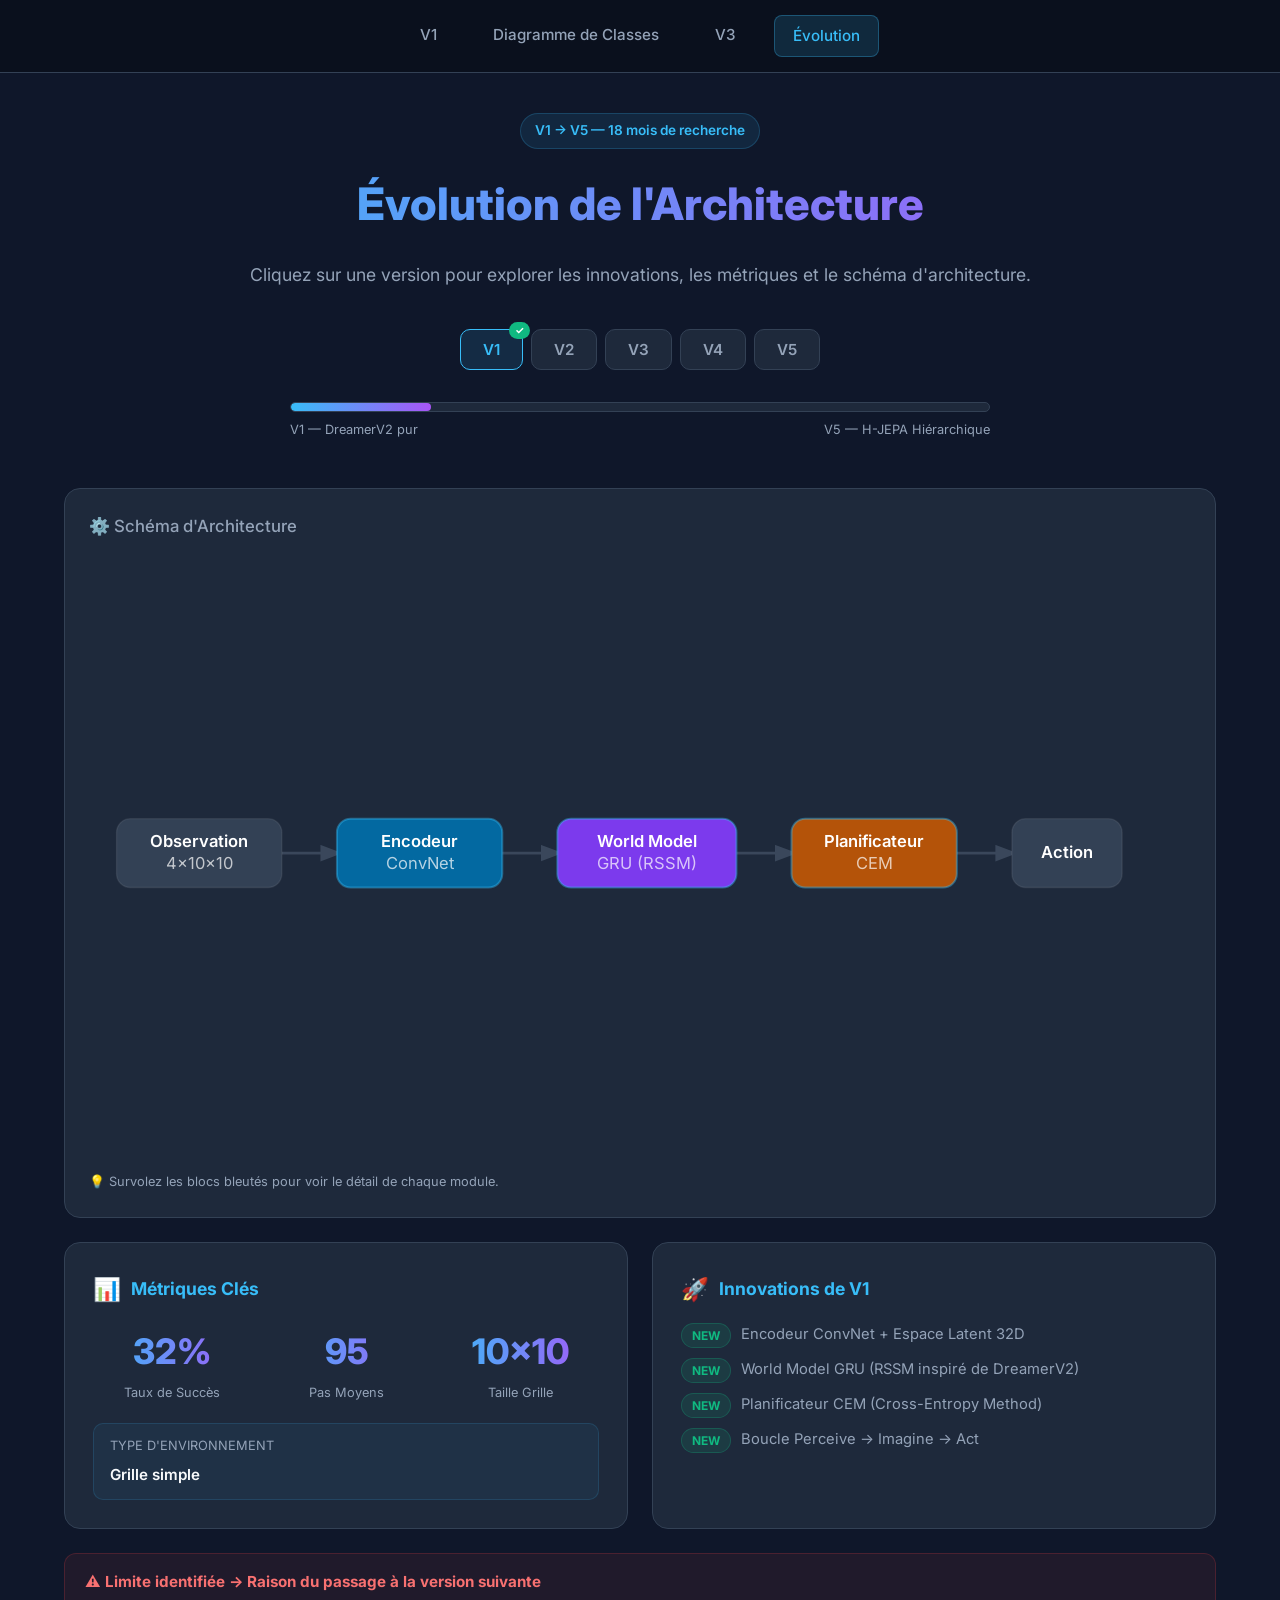
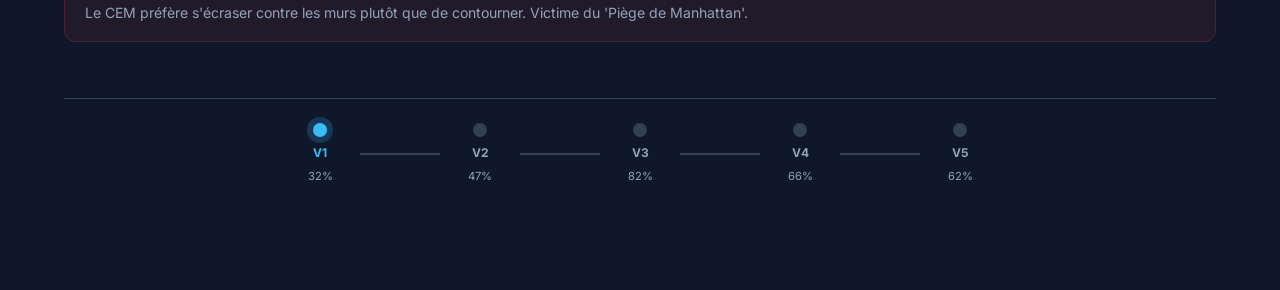
<file: Doc/site/Evolution.html>
<!DOCTYPE html>
<html lang="fr">
<head>
  <meta charset="UTF-8">
  <meta name="viewport" content="width=device-width, initial-scale=1.0">
  <title>Évolution de l'Architecture — WorldModelTest</title>
  <link rel="preconnect" href="https://fonts.googleapis.com">
  <link href="https://fonts.googleapis.com/css2?family=Inter:wght@300;400;500;600;700;800&family=JetBrains+Mono:wght@400;500&display=swap" rel="stylesheet">
  <link rel="stylesheet" href="style.css">
  <style>
    /* ============ TIMELINE ============ */
    .timeline-wrapper {
      max-width: 1200px;
      margin: 0 auto;
      padding: 40px 24px 80px;
    }

    .page-title {
      text-align: center;
      margin-bottom: 16px;
    }
    .page-title h1 {
      font-size: 2.8rem;
    }
    .page-title p {
      color: var(--text-muted);
      font-size: 1.1rem;
      margin-top: 12px;
    }

    /* Version selector tabs */
    .version-tabs {
      display: flex;
      justify-content: center;
      gap: 8px;
      margin: 40px 0 0;
      flex-wrap: wrap;
    }

    .version-tab {
      padding: 10px 22px;
      border-radius: 10px;
      border: 1px solid var(--card-border);
      background: var(--card-bg);
      color: var(--text-muted);
      font-family: var(--font-sans);
      font-size: 0.95rem;
      font-weight: 600;
      cursor: pointer;
      transition: all 0.25s ease;
      position: relative;
    }
    .version-tab:hover {
      border-color: var(--primary);
      color: var(--primary);
    }
    .version-tab.active {
      background: rgba(56,189,248,0.12);
      border-color: var(--primary);
      color: var(--primary);
    }
    .version-tab .version-badge {
      position: absolute;
      top: -8px;
      right: -8px;
      font-size: 0.65rem;
      padding: 2px 6px;
      border-radius: 100px;
      background: var(--success);
      color: #fff;
      font-weight: 700;
      opacity: 0;
      transition: opacity 0.2s;
    }
    .version-tab.active .version-badge {
      opacity: 1;
    }

    /* Progress bar */
    .progress-bar-outer {
      max-width: 700px;
      margin: 32px auto 0;
      background: var(--card-bg);
      border: 1px solid var(--card-border);
      border-radius: 100px;
      height: 10px;
      overflow: hidden;
    }
    .progress-bar-inner {
      height: 100%;
      background: linear-gradient(to right, #38bdf8, #a855f7);
      border-radius: 100px;
      transition: width 0.6s cubic-bezier(0.34, 1.56, 0.64, 1);
    }
    .progress-label {
      display: flex;
      justify-content: space-between;
      max-width: 700px;
      margin: 8px auto 0;
      color: var(--text-muted);
      font-size: 0.8rem;
    }

    /* Main content area */
    .version-display {
      margin-top: 48px;
      display: grid;
      grid-template-columns: 1fr 1fr;
      gap: 24px;
      animation: fadeSlideIn 0.4s ease forwards;
    }
    @media (max-width: 800px) {
      .version-display { grid-template-columns: 1fr; }
    }

    @keyframes fadeSlideIn {
      from { opacity: 0; transform: translateY(16px); }
      to   { opacity: 1; transform: translateY(0); }
    }

    .version-card {
      background: var(--card-bg);
      border: 1px solid var(--card-border);
      border-radius: 16px;
      padding: 28px;
    }
    .version-card h3 {
      font-size: 1.1rem;
      color: var(--primary);
      margin-bottom: 16px;
      display: flex;
      align-items: center;
      gap: 10px;
    }
    .version-card h3 .icon {
      font-size: 1.4rem;
    }

    /* Architecture diagram (SVG-based) */
    .arch-diagram {
      grid-column: 1 / -1;
      background: var(--card-bg);
      border: 1px solid var(--card-border);
      border-radius: 16px;
      padding: 24px;
      overflow: hidden;
    }
    .arch-diagram h3 {
      font-size: 1.05rem;
      color: var(--text-muted);
      margin-bottom: 20px;
      font-weight: 500;
    }

    #arch-svg {
      width: 100%;
      height: 280px;
      display: block;
    }

    /* Module blocks in SVG */
    .module-rect {
      rx: 10;
      ry: 10;
      transition: filter 0.3s;
    }
    .module-rect:hover { filter: brightness(1.3); cursor: pointer; }

    /* Stat grid */
    .stat-grid {
      display: grid;
      grid-template-columns: repeat(3, 1fr);
      gap: 16px;
    }
    .stat-item {
      text-align: center;
    }
    .stat-value {
      font-size: 2.2rem;
      font-weight: 800;
      background: linear-gradient(to right, #38bdf8, #a855f7);
      -webkit-background-clip: text;
      -webkit-text-fill-color: transparent;
    }
    .stat-label {
      font-size: 0.8rem;
      color: var(--text-muted);
      margin-top: 4px;
    }

    /* Innovation chips */
    .innovation-list {
      list-style: none;
      display: flex;
      flex-direction: column;
      gap: 10px;
    }
    .innovation-list li {
      display: flex;
      align-items: flex-start;
      gap: 10px;
      font-size: 0.92rem;
      color: var(--text-muted);
    }
    .chip {
      flex-shrink: 0;
      padding: 2px 10px;
      border-radius: 100px;
      font-size: 0.75rem;
      font-weight: 700;
      background: rgba(56,189,248,0.15);
      color: var(--primary);
      border: 1px solid rgba(56,189,248,0.25);
      white-space: nowrap;
    }
    .chip.new { background: rgba(16,185,129,0.12); color: var(--success); border-color: rgba(16,185,129,0.25); }
    .chip.fix { background: rgba(245,158,11,0.12); color: var(--accent); border-color: rgba(245,158,11,0.25); }
    .chip.removed { background: rgba(239,68,68,0.12); color: #f87171; border-color: rgba(239,68,68,0.25); }

    /* Failure card */
    .failure-card {
      background: rgba(239,68,68,0.08);
      border: 1px solid rgba(239,68,68,0.2);
      border-radius: 12px;
      padding: 16px 20px;
    }
    .failure-card h4 { color: #f87171; font-size: 0.95rem; margin-bottom: 8px; }
    .failure-card p { color: var(--text-muted); font-size: 0.88rem; }

    /* Timeline strip at bottom */
    .mini-timeline {
      display: flex;
      align-items: center;
      justify-content: center;
      gap: 0;
      margin: 56px 0 0;
      padding: 24px 0;
      border-top: 1px solid var(--card-border);
      overflow-x: auto;
    }
    .mini-node {
      display: flex;
      flex-direction: column;
      align-items: center;
      cursor: pointer;
      gap: 6px;
      min-width: 80px;
    }
    .mini-node .dot {
      width: 14px; height: 14px;
      border-radius: 50%;
      background: var(--card-border);
      border: 2px solid var(--card-border);
      transition: all 0.3s;
    }
    .mini-node.active .dot {
      background: var(--primary);
      border-color: var(--primary);
      box-shadow: 0 0 0 6px rgba(56,189,248,0.2);
    }
    .mini-node .mini-label {
      font-size: 0.75rem;
      font-weight: 700;
      color: var(--text-muted);
      transition: color 0.2s;
    }
    .mini-node.active .mini-label { color: var(--primary); }
    .mini-node .mini-rate {
      font-size: 0.7rem;
      color: var(--text-muted);
    }
    .timeline-line {
      height: 2px;
      flex: 1;
      background: var(--card-border);
      min-width: 30px;
      max-width: 80px;
      position: relative;
    }
    .timeline-line::after {
      content:'';
      position: absolute;
      top: 0; left: 0; height: 100%;
      background: linear-gradient(to right, #38bdf8, #a855f7);
      width: var(--fill, 0%);
      transition: width 0.6s ease;
    }

    /* Tooltip */
    #svg-tooltip {
      position: fixed;
      background: var(--card-bg);
      border: 1px solid var(--primary);
      border-radius: 10px;
      padding: 10px 14px;
      font-size: 0.85rem;
      color: var(--text-main);
      pointer-events: none;
      display: none;
      z-index: 100;
      max-width: 220px;
      box-shadow: 0 8px 32px rgba(0,0,0,0.4);
    }
    #svg-tooltip strong { color: var(--primary); display: block; margin-bottom: 4px; }
  </style>
</head>
<body>

  <!-- NAV BAR -->
  <nav class="nav-bar" style="display:flex;justify-content:center;gap:20px;padding:15px 20px;border-bottom:1px solid var(--card-border);background:rgba(0,0,0,0.3);flex-wrap:wrap;">
    <a href="Archi.html" style="color:#94a3b8;text-decoration:none;font-size:0.95rem;padding:8px 18px;border-radius:8px;font-family:Inter,sans-serif;font-weight:500;transition:all 0.2s;" onmouseover="this.style.background='rgba(56,189,248,0.1)';this.style.color='#38bdf8'" onmouseout="this.style.background='';this.style.color='#94a3b8'">V1</a>
    <a href="Classes.html" style="color:#94a3b8;text-decoration:none;font-size:0.95rem;padding:8px 18px;border-radius:8px;font-family:Inter,sans-serif;font-weight:500;transition:all 0.2s;" onmouseover="this.style.background='rgba(56,189,248,0.1)';this.style.color='#38bdf8'" onmouseout="this.style.background='';this.style.color='#94a3b8'">Diagramme de Classes</a>
    <a href="H-JEPA_Final.html" style="color:#94a3b8;text-decoration:none;font-size:0.95rem;padding:8px 18px;border-radius:8px;font-family:Inter,sans-serif;font-weight:500;transition:all 0.2s;" onmouseover="this.style.background='rgba(56,189,248,0.1)';this.style.color='#38bdf8'" onmouseout="this.style.background='';this.style.color='#94a3b8'">V3</a>
    <a href="Evolution.html" style="color:var(--primary);background:rgba(56,189,248,0.15);border:1px solid rgba(56,189,248,0.3);text-decoration:none;font-size:0.95rem;padding:8px 18px;border-radius:8px;font-family:Inter,sans-serif;font-weight:500;">Évolution</a>
  </nav>

  <div class="timeline-wrapper">
    <div class="page-title">
      <span class="hero-badge">V1 → V5 — 18 mois de recherche</span>
      <h1>Évolution de l'Architecture</h1>
      <p>Cliquez sur une version pour explorer les innovations, les métriques et le schéma d'architecture.</p>
    </div>

    <!-- Version selector tabs -->
    <div class="version-tabs" id="tabs">
      <button class="version-tab" data-v="0" onclick="selectVersion(0)">V1 <span class="version-badge">✓</span></button>
      <button class="version-tab" data-v="1" onclick="selectVersion(1)">V2 <span class="version-badge">✓</span></button>
      <button class="version-tab" data-v="2" onclick="selectVersion(2)">V3 <span class="version-badge">✓</span></button>
      <button class="version-tab" data-v="3" onclick="selectVersion(3)">V4 <span class="version-badge">✓</span></button>
      <button class="version-tab" data-v="4" onclick="selectVersion(4)">V5 <span class="version-badge">★</span></button>
    </div>

    <!-- Progress bar -->
    <div class="progress-bar-outer">
      <div class="progress-bar-inner" id="progress-bar" style="width:20%"></div>
    </div>
    <div class="progress-label"><span>V1 — DreamerV2 pur</span><span>V5 — H-JEPA Hiérarchique</span></div>

    <!-- Main dynamic content -->
    <div class="version-display" id="version-display"></div>

    <!-- Mini timeline -->
    <div class="mini-timeline" id="mini-timeline"></div>
  </div>

  <!-- SVG Tooltip -->
  <div id="svg-tooltip"></div>

  <script>
  const VERSIONS = [
    {
      name: "V1",
      title: "DreamerV2 — Le Point de Départ",
      badge: "Baseline",
      badgeColor: "#64748b",
      successRate: 32,
      avgSteps: 95,
      env: "10×10",
      mapType: "Grille simple",
      innovations: [
        { label: "NEW", text: "Encodeur ConvNet + Espace Latent 32D" },
        { label: "NEW", text: "World Model GRU (RSSM inspiré de DreamerV2)" },
        { label: "NEW", text: "Planificateur CEM (Cross-Entropy Method)" },
        { label: "NEW", text: "Boucle Perceive → Imagine → Act" },
      ],
      failure: "Le CEM préfère s'écraser contre les murs plutôt que de contourner. Victime du 'Piège de Manhattan'.",
      modules: [
        { id: "obs", label: "Observation\n4×10×10", x: 20, y: 110, w: 120, h: 50, color: "#334155" },
        { id: "enc", label: "Encodeur\nConvNet", x: 180, y: 110, w: 120, h: 50, color: "#0369a1", tooltip: "Projette l'obs dans un espace latent continu de 32 dimensions." },
        { id: "wm",  label: "World Model\nGRU (RSSM)", x: 340, y: 110, w: 130, h: 50, color: "#7c3aed", tooltip: "Prédit l'état latent futur pour chaque action envisagée." },
        { id: "cem", label: "Planificateur\nCEM", x: 510, y: 110, w: 120, h: 50, color: "#b45309", tooltip: "Échantillonne 500 séquences d'actions, garde les 50 meilleures." },
        { id: "act", label: "Action", x: 670, y: 110, w: 80, h: 50, color: "#334155" },
      ],
      arrows: [
        [140,135,180,135], [300,135,340,135], [470,135,510,135], [630,135,670,135]
      ]
    },
    {
      name: "V2",
      title: "JEPA — L'Anti-Effondrement",
      badge: "+15% ↑",
      badgeColor: "#0369a1",
      successRate: 47,
      avgSteps: 82,
      env: "10×10",
      mapType: "Grille simple + obstacles",
      innovations: [
        { label: "NEW", text: "Perte JEPA (prédiction latente non-reconstituée)" },
        { label: "NEW", text: "Target Encoder EMA (anti-effondrement)" },
        { label: "NEW", text: "Régularisation SIGReg sur l'espace latent" },
        { label: "FIX", text: "Remplacement MSE sur pixels → MSE sur latent" },
      ],
      failure: "Les performances plafonnent car le CEM explore aveuglément dans des horizons temporels trop courts (H=5).",
      modules: [
        { id: "obs", label: "Observation", x: 20, y: 110, w: 110, h: 50, color: "#334155" },
        { id: "enc", label: "Encodeur\nJEPA (online)", x: 170, y: 70, w: 130, h: 50, color: "#0369a1", tooltip: "Encodeur en ligne, mis à jour par gradient descent." },
        { id: "tgt", label: "Target Encoder\n(EMA)", x: 170, y: 160, w: 130, h: 50, color: "#164e63", tooltip: "Copie EMA de l'encodeur. Ne reçoit pas de gradients directs — évite l'effondrement." },
        { id: "wm",  label: "World Model\nJEPA Predictor", x: 350, y: 110, w: 140, h: 50, color: "#7c3aed", tooltip: "Prédit z_{t+1} dans l'espace latent plutôt que les pixels." },
        { id: "cem", label: "Planificateur\nCEM", x: 540, y: 110, w: 120, h: 50, color: "#b45309", tooltip: "Inchangé depuis V1." },
        { id: "act", label: "Action", x: 710, y: 110, w: 70, h: 50, color: "#334155" },
      ],
      arrows: [
        [130,135,170,95], [130,135,170,185], [300,95,350,135], [300,185,350,135],
        [490,135,540,135], [660,135,710,135]
      ]
    },
    {
      name: "V3",
      title: "H-JEPA — Le Cerveau Hiérarchique",
      badge: "+35% ↑",
      badgeColor: "#15803d",
      successRate: 82,
      avgSteps: 58,
      env: "10×10",
      mapType: "Grille avec murs complexes",
      innovations: [
        { label: "NEW", text: "Spatial Critic (Value Function spatiale)" },
        { label: "NEW", text: "Architecture Hiérarchique : Macro + Micro" },
        { label: "NEW", text: "Micro-Planificateur A* (déterministe, parfait)" },
        { label: "REM", text: "Suppression du CEM comme seul planificateur" },
      ],
      failure: "L'agent est entraîné sur 10×10. Quand on le généralise sur 20×20, il rate 34% des cas car il évalue des portes inaccessibles (dans d'autres pièces).",
      modules: [
        { id: "obs", label: "Observation", x: 20, y: 130, w: 110, h: 50, color: "#334155" },
        { id: "enc", label: "Encodeur\nJEPA", x: 170, y: 130, w: 120, h: 50, color: "#0369a1", tooltip: "Même encodeur JEPA que V2, paramètres figés pendant la phase Critic." },
        { id: "crit", label: "Spatial Critic\nV*(s, g)", x: 340, y: 70, w: 130, h: 50, color: "#7c3aed", tooltip: "Réseau de neurones convolutif qui estime le coût total (somme de Bellman) pour atteindre le goal depuis s." },
        { id: "macro", label: "Macro-Planif.\n(Critic → Porte)", x: 340, y: 180, w: 130, h: 50, color: "#9f1239", tooltip: "Utilise le Critic pour évaluer chaque porte visible et choisir la meilleure." },
        { id: "astar", label: "Micro-Planif.\nA* (local)", x: 530, y: 130, w: 120, h: 50, color: "#065f46", tooltip: "A* calcule le chemin optimal vers la porte choisie par le Macro-planificateur." },
        { id: "act", label: "Action", x: 710, y: 130, w: 70, h: 50, color: "#334155" },
      ],
      arrows: [
        [130,155,170,155], [290,155,340,95], [290,155,340,205],
        [470,95,530,155], [470,205,530,155], [650,155,710,155]
      ]
    },
    {
      name: "V4",
      title: "Patch Anti-Cul-de-Sac — La Mémoire",
      badge: "+8% ↑",
      badgeColor: "#b45309",
      successRate: 66,
      avgSteps: 49,
      env: "20×20",
      mapType: "Donjon 4 pièces",
      innovations: [
        { label: "FIX", text: "Mémoire des portes dead_ends (set Python)" },
        { label: "FIX", text: "Détection cul-de-sac : A* échoue dans la bonne pièce" },
        { label: "FIX", text: "Re-planification automatique vers autre porte" },
        { label: "FIX", text: "Reset de la mémoire à chaque épisode" },
      ],
      failure: "Le Critic est entraîné sur 10×10 mais évalue des cibles sur 20×20. Le signal de Bellman est trop dilué sur de longues distances (γ^60 ≈ 0.04).",
      modules: [
        { id: "obs", label: "Observation", x: 20, y: 130, w: 110, h: 50, color: "#334155" },
        { id: "enc", label: "Encodeur\nJEPA", x: 170, y: 130, w: 120, h: 50, color: "#0369a1" },
        { id: "mem", label: "Mémoire\nDead Ends", x: 310, y: 50, w: 120, h: 45, color: "#92400e", tooltip: "Un simple set() Python qui mémorise les portes qui mènent à des impasses. Reset à chaque épisode." },
        { id: "crit", label: "Spatial Critic", x: 310, y: 150, w: 120, h: 50, color: "#7c3aed" },
        { id: "macro", label: "Macro-Planif.\n(+ Filtre Dead End)", x: 470, y: 130, w: 140, h: 50, color: "#9f1239", tooltip: "Compare la liste des portes disponibles avec la mémoire dead_ends avant de choisir." },
        { id: "astar", label: "Micro-Planif.\nA*", x: 660, y: 130, w: 100, h: 50, color: "#065f46" },
      ],
      arrows: [
        [130,155,170,155], [290,155,310,175], [290,155,310,72],
        [430,72,470,155], [430,175,470,155], [610,155,660,155]
      ]
    },
    {
      name: "V5",
      title: "Offline RL — Démonstrations Expertes",
      badge: "Best ★",
      badgeColor: "#7c3aed",
      successRate: 62,
      avgSteps: 46,
      env: "20×20 natif",
      mapType: "Donjon 4 pièces (20 000 grilles)",
      innovations: [
        { label: "NEW", text: "JEPA ré-entraîné nativement sur 20×20 (latent=32)" },
        { label: "NEW", text: "Offline RL : Critic entraîné sur trajcts. A* expertes" },
        { label: "NEW", text: "Exploration guidée → fin du 'Sparse Reward'" },
        { label: "FIX", text: "ReplayBuffer allégé (5k) — fin des fuites mémoire" },
      ],
      failure: "Plafond à ~62% dû au facteur γ=0.95 sur un horizon de 60+ pas. Piste d'amélioration : Reward Shaping ou γ=0.999.",
      modules: [
        { id: "data", label: "Dataset\n20 000 grilles", x: 10, y: 60, w: 120, h: 45, color: "#1e3a5f", tooltip: "Dataset offline de 20 000 grilles 20×20 générées par A*. Utilisé pour JEPA et Critic." },
        { id: "obs", label: "Observation\n4×20×20", x: 10, y: 150, w: 120, h: 50, color: "#334155" },
        { id: "enc", label: "Encodeur JEPA\n(32D, 20×20)", x: 170, y: 130, w: 130, h: 50, color: "#0369a1", tooltip: "Ré-entraîné de zéro sur le grand dataset. latent_dim=32 pour capturer la topologie de 400 cases." },
        { id: "astar_exp", label: "A* Expert\n(Offline)", x: 340, y: 50, w: 120, h: 45, color: "#065f46", tooltip: "A* génère les trajectoires expertes pendant l'entraînement du Critic (Offline RL)." },
        { id: "crit", label: "Critic (20×20)\nTD-Learning", x: 340, y: 150, w: 130, h: 50, color: "#7c3aed", tooltip: "Entraîné sur les démonstrations A* : apprend la vraie topologie du donjon 20×20." },
        { id: "macro", label: "Macro (+ dead ends)", x: 510, y: 130, w: 140, h: 50, color: "#9f1239" },
        { id: "astar_exec", label: "A* (Execution)", x: 700, y: 130, w: 80, h: 50, color: "#065f46" },
      ],
      arrows: [
        [130,82,170,155], [130,175,170,155],
        [300,155,340,72], [300,155,340,175],
        [460,72,510,155], [460,175,510,155],
        [650,155,700,155]
      ]
    }
  ];

  let current = 0;

  function buildMiniTimeline() {
    const container = document.getElementById('mini-timeline');
    VERSIONS.forEach((v, i) => {
      if (i > 0) {
        const line = document.createElement('div');
        line.className = 'timeline-line';
        line.id = `tl-line-${i}`;
        container.appendChild(line);
      }
      const node = document.createElement('div');
      node.className = 'mini-node';
      node.id = `tl-node-${i}`;
      node.onclick = () => selectVersion(i);
      node.innerHTML = `
        <div class="dot"></div>
        <span class="mini-label">${v.name}</span>
        <span class="mini-rate">${v.successRate}%</span>
      `;
      container.appendChild(node);
    });
  }

  function updateMiniTimeline(idx) {
    VERSIONS.forEach((_, i) => {
      const node = document.getElementById(`tl-node-${i}`);
      node.classList.toggle('active', i === idx);
      if (i > 0) {
        const line = document.getElementById(`tl-line-${i}`);
        if (line) line.style.setProperty('--fill', i <= idx ? '100%' : '0%');
      }
    });
  }

  function buildSVG(v) {
    const W = 800, H = 280;
    let svgContent = `<svg id="arch-svg" viewBox="0 0 ${W} ${H}" xmlns="http://www.w3.org/2000/svg">
      <defs>
        <marker id="arrow" markerWidth="8" markerHeight="8" refX="6" refY="3" orient="auto">
          <path d="M0,0 L0,6 L8,3 z" fill="#475569"/>
        </marker>
      </defs>`;

    // Arrows
    v.arrows.forEach(([x1,y1,x2,y2]) => {
      svgContent += `<line x1="${x1}" y1="${y1}" x2="${x2}" y2="${y2}" stroke="#475569" stroke-width="2" marker-end="url(#arrow)" opacity="0.7"/>`;
    });

    // Modules
    v.modules.forEach(m => {
      const lines = m.label.split('\n');
      const hasTooltip = !!m.tooltip;
      svgContent += `
        <g class="module-group" data-tooltip="${m.tooltip||''}" 
           onmouseenter="showTooltip(event, this)" onmouseleave="hideTooltip()">
          <rect x="${m.x}" y="${m.y}" width="${m.w}" height="${m.h}" rx="10" ry="10"
            fill="${m.color}" stroke="${hasTooltip ? 'rgba(56,189,248,0.4)' : 'rgba(255,255,255,0.08)'}" 
            stroke-width="${hasTooltip ? 1.5 : 1}" class="module-rect"/>
          ${lines.map((l,i) => `<text x="${m.x + m.w/2}" y="${m.y + m.h/2 + (i - (lines.length-1)/2) * 16}" 
            text-anchor="middle" dominant-baseline="middle"
            fill="white" font-size="12" font-family="Inter, sans-serif" font-weight="${i===0?'600':'400'}"
            opacity="${i===0?1:0.7}">${l}</text>`).join('')}
        </g>`;
    });

    svgContent += `</svg>`;
    return svgContent;
  }

  function renderVersion(idx) {
    const v = VERSIONS[idx];
    const display = document.getElementById('version-display');
    // Animate out/in
    display.style.animation = 'none';
    display.offsetHeight; // reflow
    display.style.animation = 'fadeSlideIn 0.4s ease forwards';

    const chipColors = { NEW: 'new', FIX: 'fix', REM: 'removed' };

    display.innerHTML = `
      <!-- Architecture Diagram -->
      <div class="arch-diagram">
        <h3>⚙️ Schéma d'Architecture</h3>
        ${buildSVG(v)}
        <p style="font-size:0.8rem;color:var(--text-muted);margin-top:12px;">💡 Survolez les blocs bleutés pour voir le détail de chaque module.</p>
      </div>

      <!-- Stats -->
      <div class="version-card">
        <h3><span class="icon">📊</span> Métriques Clés</h3>
        <div class="stat-grid">
          <div class="stat-item">
            <div class="stat-value">${v.successRate}%</div>
            <div class="stat-label">Taux de Succès</div>
          </div>
          <div class="stat-item">
            <div class="stat-value">${v.avgSteps}</div>
            <div class="stat-label">Pas Moyens</div>
          </div>
          <div class="stat-item">
            <div class="stat-value">${v.env}</div>
            <div class="stat-label">Taille Grille</div>
          </div>
        </div>
        <div style="margin-top:20px;padding:12px 16px;background:rgba(56,189,248,0.06);border-radius:10px;border:1px solid rgba(56,189,248,0.15);">
          <div style="font-size:0.8rem;color:var(--text-muted);margin-bottom:6px;">TYPE D'ENVIRONNEMENT</div>
          <div style="font-size:0.95rem;font-weight:600;">${v.mapType}</div>
        </div>
      </div>

      <!-- Innovations -->
      <div class="version-card">
        <h3><span class="icon">🚀</span> Innovations de ${v.name}</h3>
        <ul class="innovation-list">
          ${v.innovations.map(inn => `
            <li>
              <span class="chip ${chipColors[inn.label]||''}">${inn.label}</span>
              <span>${inn.text}</span>
            </li>`).join('')}
        </ul>
      </div>

      <!-- Failure -->
      <div class="failure-card" style="grid-column:1/-1">
        <h4>⚠️ Limite identifiée → Raison du passage à la version suivante</h4>
        <p>${v.failure}</p>
      </div>
    `;
  }

  function selectVersion(idx) {
    current = idx;
    // Update tabs
    document.querySelectorAll('.version-tab').forEach((t,i) => t.classList.toggle('active', i===idx));
    // Update progress bar
    document.getElementById('progress-bar').style.width = `${(idx+1)*20}%`;
    // Update mini timeline
    updateMiniTimeline(idx);
    // Render content
    renderVersion(idx);
  }

  // Tooltip logic
  function showTooltip(event, el) {
    const txt = el.getAttribute('data-tooltip');
    if (!txt) return;
    const tip = document.getElementById('svg-tooltip');
    tip.innerHTML = `<strong>ℹ️ Module</strong>${txt}`;
    tip.style.display = 'block';
    moveTip(event);
  }
  function hideTooltip() {
    document.getElementById('svg-tooltip').style.display = 'none';
  }
  function moveTip(e) {
    const tip = document.getElementById('svg-tooltip');
    tip.style.left = (e.clientX + 16) + 'px';
    tip.style.top  = (e.clientY + 16) + 'px';
  }
  document.addEventListener('mousemove', e => {
    const tip = document.getElementById('svg-tooltip');
    if (tip.style.display !== 'none') moveTip(e);
  });

  // Init
  buildMiniTimeline();
  selectVersion(0);

  // Keyboard navigation
  document.addEventListener('keydown', e => {
    if (e.key === 'ArrowRight' && current < VERSIONS.length-1) selectVersion(current+1);
    if (e.key === 'ArrowLeft'  && current > 0)                  selectVersion(current-1);
  });
  </script>

</body>
</html>
</file>
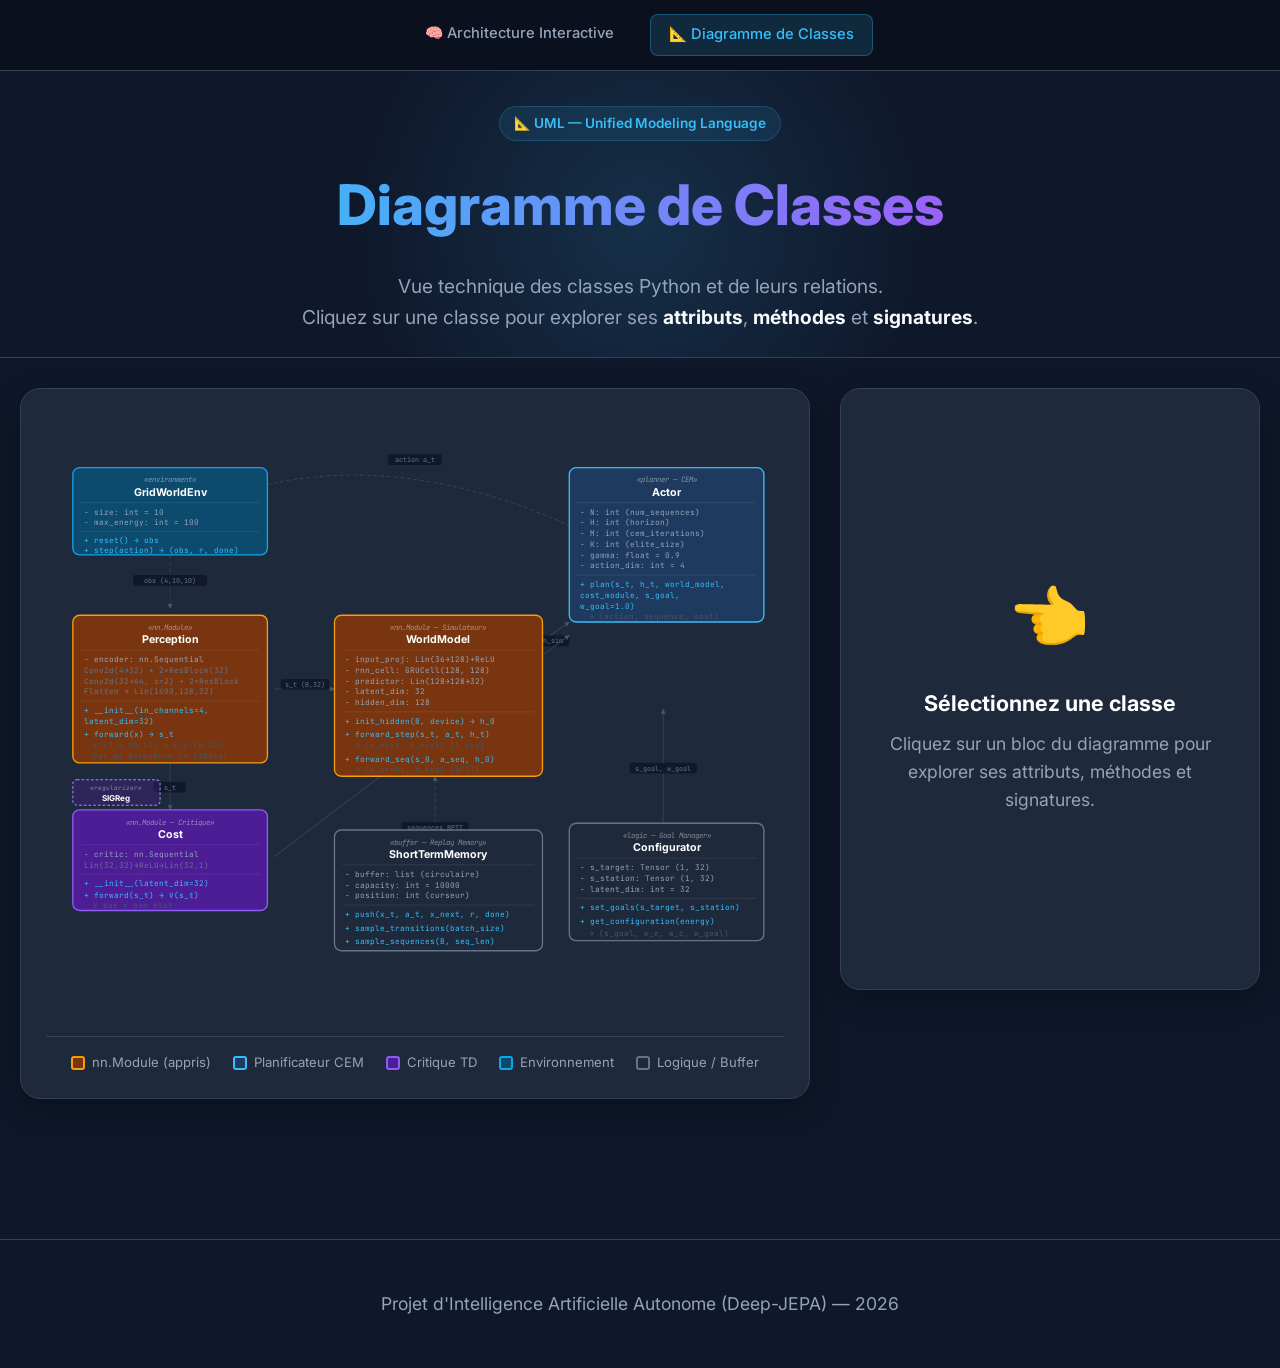
<file: V1_Archive/Doc/site/Classes.html>
<!DOCTYPE html>
<html lang="fr">
<head>
    <meta charset="UTF-8">
    <meta name="viewport" content="width=device-width, initial-scale=1.0">
    <title>Deep-JEPA — Diagramme de Classes</title>
    <link rel="preconnect" href="https://fonts.googleapis.com">
    <link href="https://fonts.googleapis.com/css2?family=Inter:wght@300;400;500;600;700;800&family=JetBrains+Mono:wght@400;500&display=swap" rel="stylesheet">
    <link rel="stylesheet" href="style.css">

    <style>
        /* ===== PAGE LAYOUT ===== */
        .page-wrap {
            max-width: 1600px;
            margin: 0 auto;
            padding: 30px 20px 60px;
        }

        .main-layout {
            display: grid;
            grid-template-columns: 1fr 420px;
            gap: 30px;
            align-items: start;
        }

        /* ===== SVG PANEL ===== */
        .svg-panel {
            background: var(--card-bg);
            border: 1px solid var(--card-border);
            border-radius: 20px;
            padding: 25px;
            box-shadow: 0 10px 30px rgba(0,0,0,0.3);
        }

        .svg-panel svg { width: 100%; height: auto; display: block; }

        /* UML classes */
        .uml-class { cursor: pointer; transition: filter 0.3s, transform 0.2s; }
        .uml-class:hover { filter: drop-shadow(0 0 14px rgba(56, 189, 248, 0.4)); }
        .uml-class.active { filter: drop-shadow(0 0 22px rgba(56, 189, 248, 0.7)); }

        .uml-header { font-size: 16px; font-weight: 700; fill: #fff; font-family: 'Inter', sans-serif; }
        .uml-stereo { font-size: 11px; fill: rgba(255,255,255,0.45); font-family: 'JetBrains Mono', monospace; font-style: italic; }
        .uml-attr { font-size: 11.5px; fill: #94a3b8; font-family: 'JetBrains Mono', monospace; }
        .uml-meth { font-size: 11.5px; fill: #38bdf8; font-family: 'JetBrains Mono', monospace; }
        .uml-sep { stroke: rgba(255,255,255,0.12); stroke-width: 1; }

        /* Relation lines */
        .rel { stroke: #334155; stroke-width: 1.5; fill: none; }
        .rel-dash { stroke-dasharray: 6,4; }
        .rel-lbl { font-size: 10px; fill: #64748b; font-family: 'JetBrains Mono', monospace; }
        .rel-lbl-bg { fill: #0f172a; opacity: 0.85; }

        /* Legend */
        .legend-bar {
            display: flex; gap: 22px; justify-content: center; flex-wrap: wrap;
            margin-top: 18px; padding-top: 15px; border-top: 1px solid var(--card-border);
        }
        .leg { display: flex; align-items: center; gap: 7px; font-size: 0.82rem; color: #94a3b8; }
        .leg-dot { width: 14px; height: 14px; border-radius: 3px; border: 2px solid; }

        /* ===== DETAIL PANEL ===== */
        .detail-panel {
            background: var(--card-bg);
            border: 1px solid var(--card-border);
            border-radius: 20px;
            box-shadow: 0 10px 30px rgba(0,0,0,0.3);
            position: sticky;
            top: 20px;
            max-height: calc(100vh - 40px);
            overflow-y: auto;
        }

        /* Scrollbar */
        .detail-panel::-webkit-scrollbar { width: 6px; }
        .detail-panel::-webkit-scrollbar-track { background: transparent; }
        .detail-panel::-webkit-scrollbar-thumb { background: #334155; border-radius: 3px; }

        .panel-placeholder {
            display: flex; flex-direction: column; align-items: center; justify-content: center;
            min-height: 600px; padding: 40px; text-align: center; color: var(--text-muted);
        }
        .panel-placeholder .bounce { font-size: 4rem; margin-bottom: 20px; animation: bx 2s infinite; }
        @keyframes bx { 0%,100%{transform:translateX(0)} 50%{transform:translateX(-12px)} }
        .panel-placeholder h3 { font-size: 1.35rem; color: #fff; margin-bottom: 10px; }

        /* Detail cards */
        .dc { display: none; animation: fadeUp 0.35s ease; }
        .dc.show { display: block; }
        @keyframes fadeUp { from{opacity:0;transform:translateY(8px)} to{opacity:1;transform:translateY(0)} }

        .dc-head {
            display: flex; align-items: center; gap: 15px;
            padding: 22px 25px; border-bottom: 1px solid var(--card-border);
            background: rgba(0,0,0,0.25);
        }
        .dc-icon { font-size: 1.8rem; background: rgba(255,255,255,0.08); padding: 10px; border-radius: 12px; }
        .dc-head h2 { font-size: 1.4rem; color: #fff; margin: 0; }
        .dc-head .fp { color: var(--primary); font-size: 0.82rem; font-family: 'JetBrains Mono', monospace; display: block; margin-top: 2px; }

        .dc-sec { padding: 18px 25px; border-bottom: 1px solid rgba(255,255,255,0.04); }
        .dc-sec:last-child { border-bottom: none; }
        .dc-sec h4 {
            font-size: 0.78rem; color: var(--text-muted); text-transform: uppercase;
            letter-spacing: 1.2px; margin-bottom: 10px; font-weight: 600;
        }
        .dc-sec p { color: #cbd5e1; font-size: 0.92rem; line-height: 1.6; margin: 0 0 8px; }
        .dc-sec p:last-child { margin-bottom: 0; }
        .dc-sec p strong { color: #38bdf8; }
        .dc-sec p code { background: rgba(0,0,0,0.35); padding: 2px 6px; border-radius: 4px; font-family: 'JetBrains Mono',monospace; color: #38bdf8; font-size: 0.85em; }

        .sig {
            background: #0f172a; border: 1px solid rgba(255,255,255,0.08);
            border-radius: 8px; padding: 10px 14px; margin: 6px 0 10px;
            font-family: 'JetBrains Mono', monospace; font-size: 0.8rem;
            color: #38bdf8; overflow-x: auto; white-space: pre; line-height: 1.5;
        }
        .sig .kw { color: #c084fc; }
        .sig .pm { color: #94a3b8; }
        .sig .tp { color: #fbbf24; }
        .sig .rt { color: #34d399; }
        .sig .cm { color: #475569; font-style: italic; }

        /* Attribute list */
        .attr-list { list-style: none; padding: 0; margin: 0; }
        .attr-list li {
            display: flex; gap: 10px; padding: 8px 0;
            border-bottom: 1px solid rgba(255,255,255,0.03);
            font-size: 0.88rem; line-height: 1.5;
        }
        .attr-list li:last-child { border-bottom: none; }
        .attr-name { color: #38bdf8; font-family: 'JetBrains Mono', monospace; font-size: 0.82rem; min-width: 110px; flex-shrink: 0; }
        .attr-desc { color: #94a3b8; }
        .attr-type { color: #fbbf24; font-family: 'JetBrains Mono', monospace; font-size: 0.78rem; }

        /* Nav bar */
        .nav-bar {
            display: flex; justify-content: center; gap: 18px;
            padding: 14px 20px; border-bottom: 1px solid var(--card-border);
            background: rgba(0,0,0,0.3);
        }
        .nav-bar a {
            color: var(--text-muted); text-decoration: none; font-size: 0.92rem;
            padding: 8px 18px; border-radius: 8px; transition: all 0.2s;
            font-family: 'Inter', sans-serif; font-weight: 500;
        }
        .nav-bar a:hover { background: rgba(56, 189, 248, 0.1); color: var(--primary); }
        .nav-bar a.active { background: rgba(56, 189, 248, 0.15); color: var(--primary); border: 1px solid rgba(56, 189, 248, 0.3); }
    </style>
</head>
<body>

    <nav class="nav-bar">
        <a href="Archi.html">🧠 Architecture Interactive</a>
        <a href="Classes.html" class="active">📐 Diagramme de Classes</a>
    </nav>

    <header class="hero" style="padding: 35px 20px 25px;">
        <div class="hero-glow"></div>
        <div class="hero-content">
            <span class="hero-badge">📐 UML — Unified Modeling Language</span>
            <h1>Diagramme de Classes</h1>
            <p class="hero-subtitle">
                Vue technique des classes Python et de leurs relations.<br>
                Cliquez sur une classe pour explorer ses <strong>attributs</strong>, <strong>méthodes</strong> et <strong>signatures</strong>.
            </p>
        </div>
    </header>

    <section class="page-wrap">
        <div class="main-layout">

            <!-- ========== SVG DIAGRAM ========== -->
            <div class="svg-panel">
                <svg viewBox="0 0 1100 900" id="class-svg" xmlns="http://www.w3.org/2000/svg">
                    <defs>
                        <pattern id="g" width="25" height="25" patternUnits="userSpaceOnUse">
                            <path d="M 25 0 L 0 0 0 25" fill="none" stroke="#1e293b" stroke-width="0.5" opacity="0.4"/>
                        </pattern>
                        <marker id="arr" viewBox="0 0 10 10" refX="9" refY="5" markerWidth="5" markerHeight="5" orient="auto-start-reverse">
                            <path d="M 0 0 L 10 5 L 0 10 z" fill="#475569"/>
                        </marker>
                    </defs>
                    <rect width="100%" height="100%" fill="url(#g)" rx="12"/>

                    <!-- ===== RELATIONS (behind boxes) ===== -->

                    <!-- GridWorldEnv → Perception -->
                    <path d="M 185 210 L 185 290" class="rel rel-dash" marker-end="url(#arr)"/>
                    <rect x="130" y="240" width="110" height="16" rx="3" class="rel-lbl-bg"/>
                    <text x="185" y="252" text-anchor="middle" class="rel-lbl">obs (4,10,10)</text>

                    <!-- Perception → WorldModel -->
                    <path d="M 340 410 L 430 410" class="rel" marker-end="url(#arr)"/>
                    <rect x="350" y="395" width="72" height="16" rx="3" class="rel-lbl-bg"/>
                    <text x="386" y="407" text-anchor="middle" class="rel-lbl">s_t (B,32)</text>

                    <!-- Perception → Cost -->
                    <path d="M 185 520 L 185 590" class="rel" marker-end="url(#arr)"/>
                    <rect x="160" y="548" width="48" height="16" rx="3" class="rel-lbl-bg"/>
                    <text x="185" y="560" text-anchor="middle" class="rel-lbl">s_t</text>

                    <!-- WorldModel → Actor -->
                    <path d="M 680 380 L 780 310" class="rel" marker-end="url(#arr)"/>
                    <rect x="690" y="330" width="90" height="16" rx="3" class="rel-lbl-bg"/>
                    <text x="735" y="342" text-anchor="middle" class="rel-lbl">s_sim, h_sim</text>

                    <!-- Cost → Actor -->
                    <path d="M 340 660 Q 550 500 780 330" class="rel" marker-end="url(#arr)"/>
                    <rect x="520" y="478" width="40" height="16" rx="3" class="rel-lbl-bg"/>
                    <text x="540" y="490" text-anchor="middle" class="rel-lbl">V(s)</text>

                    <!-- Configurator → Actor -->
                    <path d="M 920 610 L 920 440" class="rel" marker-end="url(#arr)"/>
                    <rect x="870" y="520" width="100" height="16" rx="3" class="rel-lbl-bg"/>
                    <text x="920" y="532" text-anchor="middle" class="rel-lbl">s_goal, w_goal</text>

                    <!-- Actor → GridWorldEnv -->
                    <path d="M 810 180 Q 540 50 310 110" class="rel rel-dash" marker-end="url(#arr)"/>
                    <rect x="510" y="60" width="80" height="16" rx="3" class="rel-lbl-bg"/>
                    <text x="550" y="72" text-anchor="middle" class="rel-lbl">action a_t</text>

                    <!-- ShortTermMemory → WorldModel (data feed) -->
                    <path d="M 580 680 L 580 540" class="rel rel-dash" marker-end="url(#arr)"/>
                    <rect x="530" y="608" width="100" height="16" rx="3" class="rel-lbl-bg"/>
                    <text x="580" y="620" text-anchor="middle" class="rel-lbl">sequences BPTT</text>

                    <!-- SIGReg ··· Perception -->
                    <path d="M 120 575 L 90 540" class="rel" stroke-dasharray="3,3" stroke="#a78bfa" stroke-width="1"/>

                    <!-- ===== CLASS BOXES ===== -->

                    <!-- 1. GridWorldEnv -->
                    <g class="uml-class" data-id="gridworld" transform="translate(40, 80)">
                        <rect width="290" height="130" rx="10" fill="#0c4a6e" stroke="#0ea5e9" stroke-width="2"/>
                        <text x="145" y="22" text-anchor="middle" class="uml-stereo">«environment»</text>
                        <text x="145" y="42" text-anchor="middle" class="uml-header">GridWorldEnv</text>
                        <line x1="12" y1="52" x2="278" y2="52" class="uml-sep"/>
                        <text x="16" y="70" class="uml-attr">- size: int = 10</text>
                        <text x="16" y="86" class="uml-attr">- max_energy: int = 100</text>
                        <line x1="12" y1="95" x2="278" y2="95" class="uml-sep"/>
                        <text x="16" y="112" class="uml-meth">+ reset() → obs</text>
                        <text x="16" y="127" class="uml-meth">+ step(action) → (obs, r, done)</text>
                    </g>

                    <!-- 2. Perception -->
                    <g class="uml-class" data-id="perception" transform="translate(40, 300)">
                        <rect width="290" height="220" rx="10" fill="#78350f" stroke="#f59e0b" stroke-width="2"/>
                        <text x="145" y="22" text-anchor="middle" class="uml-stereo">«nn.Module»</text>
                        <text x="145" y="42" text-anchor="middle" class="uml-header">Perception</text>
                        <line x1="12" y1="52" x2="278" y2="52" class="uml-sep"/>
                        <text x="16" y="70" class="uml-attr">- encoder: nn.Sequential</text>
                        <text x="16" y="86" class="uml-attr" style="fill:#64748b">  Conv2d(4→32) + 2×ResBlock(32)</text>
                        <text x="16" y="102" class="uml-attr" style="fill:#64748b">  Conv2d(32→64, s=2) + 2×ResBlock</text>
                        <text x="16" y="118" class="uml-attr" style="fill:#64748b">  Flatten → Lin(1600,128,32)</text>
                        <line x1="12" y1="128" x2="278" y2="128" class="uml-sep"/>
                        <text x="16" y="146" class="uml-meth">+ __init__(in_channels=4,</text>
                        <text x="16" y="162" class="uml-meth">           latent_dim=32)</text>
                        <text x="16" y="182" class="uml-meth">+ forward(x) → s_t</text>
                        <text x="30" y="198" class="uml-attr" style="fill:#475569">x:(B,4,10,10) → s_t:(B,32)</text>
                        <text x="30" y="214" class="uml-attr" style="fill:#475569">Pas de BatchNorm (→ SIGReg)</text>
                    </g>

                    <!-- 3. Cost -->
                    <g class="uml-class" data-id="cost" transform="translate(40, 590)">
                        <rect width="290" height="150" rx="10" fill="#4c1d95" stroke="#8b5cf6" stroke-width="2"/>
                        <text x="145" y="22" text-anchor="middle" class="uml-stereo">«nn.Module — Critique»</text>
                        <text x="145" y="42" text-anchor="middle" class="uml-header">Cost</text>
                        <line x1="12" y1="52" x2="278" y2="52" class="uml-sep"/>
                        <text x="16" y="70" class="uml-attr">- critic: nn.Sequential</text>
                        <text x="16" y="86" class="uml-attr" style="fill:#64748b">  Lin(32,32)→ReLU→Lin(32,1)</text>
                        <line x1="12" y1="96" x2="278" y2="96" class="uml-sep"/>
                        <text x="16" y="114" class="uml-meth">+ __init__(latent_dim=32)</text>
                        <text x="16" y="132" class="uml-meth">+ forward(s_t) → V(s_t)</text>
                        <text x="30" y="146" class="uml-attr" style="fill:#475569">V bas = bon état</text>
                    </g>

                    <!-- SIGReg (petit, lié à Perception) -->
                    <g class="uml-class" data-id="sigreg" transform="translate(40, 545)">
                        <rect width="130" height="38" rx="6" fill="rgba(76,29,149,0.35)" stroke="#a78bfa" stroke-width="1.5" stroke-dasharray="4,3"/>
                        <text x="65" y="16" text-anchor="middle" class="uml-stereo" style="font-size:9px">«regularizer»</text>
                        <text x="65" y="32" text-anchor="middle" class="uml-header" style="font-size:12px">SIGReg</text>
                    </g>

                    <!-- 4. WorldModel -->
                    <g class="uml-class" data-id="worldmodel" transform="translate(430, 300)">
                        <rect width="310" height="240" rx="10" fill="#78350f" stroke="#f59e0b" stroke-width="2"/>
                        <text x="155" y="22" text-anchor="middle" class="uml-stereo">«nn.Module — Simulateur»</text>
                        <text x="155" y="42" text-anchor="middle" class="uml-header">WorldModel</text>
                        <line x1="12" y1="52" x2="298" y2="52" class="uml-sep"/>
                        <text x="16" y="70" class="uml-attr">- input_proj: Lin(36→128)+ReLU</text>
                        <text x="16" y="86" class="uml-attr">- rnn_cell: GRUCell(128, 128)</text>
                        <text x="16" y="102" class="uml-attr">- predictor: Lin(128→128→32)</text>
                        <text x="16" y="118" class="uml-attr">- latent_dim: 32</text>
                        <text x="16" y="134" class="uml-attr">- hidden_dim: 128</text>
                        <line x1="12" y1="144" x2="298" y2="144" class="uml-sep"/>
                        <text x="16" y="162" class="uml-meth">+ init_hidden(B, device) → h_0</text>
                        <text x="16" y="182" class="uml-meth">+ forward_step(s_t, a_t, h_t)</text>
                        <text x="30" y="198" class="uml-attr" style="fill:#475569">→ (s_next, h_next)  [1 pas]</text>
                        <text x="16" y="218" class="uml-meth">+ forward_seq(s_0, a_seq, h_0)</text>
                        <text x="30" y="234" class="uml-attr" style="fill:#475569">→ (s_preds, h_seq)  [BPTT]</text>
                    </g>

                    <!-- 5. ShortTermMemory -->
                    <g class="uml-class" data-id="memory" transform="translate(430, 620)">
                        <rect width="310" height="180" rx="10" fill="#1e293b" stroke="#64748b" stroke-width="2"/>
                        <text x="155" y="22" text-anchor="middle" class="uml-stereo">«buffer — Replay Memory»</text>
                        <text x="155" y="42" text-anchor="middle" class="uml-header">ShortTermMemory</text>
                        <line x1="12" y1="52" x2="298" y2="52" class="uml-sep"/>
                        <text x="16" y="70" class="uml-attr">- buffer: list  (circulaire)</text>
                        <text x="16" y="86" class="uml-attr">- capacity: int = 10000</text>
                        <text x="16" y="102" class="uml-attr">- position: int  (curseur)</text>
                        <line x1="12" y1="112" x2="298" y2="112" class="uml-sep"/>
                        <text x="16" y="130" class="uml-meth">+ push(x_t, a_t, x_next, r, done)</text>
                        <text x="16" y="150" class="uml-meth">+ sample_transitions(batch_size)</text>
                        <text x="16" y="170" class="uml-meth">+ sample_sequences(B, seq_len)</text>
                    </g>

                    <!-- 6. Actor -->
                    <g class="uml-class" data-id="actor" transform="translate(780, 80)">
                        <rect width="290" height="230" rx="10" fill="#1e3a5f" stroke="#38bdf8" stroke-width="2"/>
                        <text x="145" y="22" text-anchor="middle" class="uml-stereo">«planner — CEM»</text>
                        <text x="145" y="42" text-anchor="middle" class="uml-header">Actor</text>
                        <line x1="12" y1="52" x2="278" y2="52" class="uml-sep"/>
                        <text x="16" y="70" class="uml-attr">- N: int   (num_sequences)</text>
                        <text x="16" y="86" class="uml-attr">- H: int   (horizon)</text>
                        <text x="16" y="102" class="uml-attr">- M: int   (cem_iterations)</text>
                        <text x="16" y="118" class="uml-attr">- K: int   (elite_size)</text>
                        <text x="16" y="134" class="uml-attr">- gamma: float = 0.9</text>
                        <text x="16" y="150" class="uml-attr">- action_dim: int = 4</text>
                        <line x1="12" y1="160" x2="278" y2="160" class="uml-sep"/>
                        <text x="16" y="178" class="uml-meth">+ plan(s_t, h_t, world_model,</text>
                        <text x="16" y="194" class="uml-meth">       cost_module, s_goal,</text>
                        <text x="16" y="210" class="uml-meth">       w_goal=1.0)</text>
                        <text x="30" y="226" class="uml-attr" style="fill:#475569">→ (action, sequence, cost)</text>
                    </g>

                    <!-- 7. Configurator -->
                    <g class="uml-class" data-id="configurator" transform="translate(780, 610)">
                        <rect width="290" height="175" rx="10" fill="#1e293b" stroke="#64748b" stroke-width="2"/>
                        <text x="145" y="22" text-anchor="middle" class="uml-stereo">«logic — Goal Manager»</text>
                        <text x="145" y="42" text-anchor="middle" class="uml-header">Configurator</text>
                        <line x1="12" y1="52" x2="278" y2="52" class="uml-sep"/>
                        <text x="16" y="70" class="uml-attr">- s_target: Tensor (1, 32)</text>
                        <text x="16" y="86" class="uml-attr">- s_station: Tensor (1, 32)</text>
                        <text x="16" y="102" class="uml-attr">- latent_dim: int = 32</text>
                        <line x1="12" y1="112" x2="278" y2="112" class="uml-sep"/>
                        <text x="16" y="130" class="uml-meth">+ set_goals(s_target, s_station)</text>
                        <text x="16" y="150" class="uml-meth">+ get_configuration(energy)</text>
                        <text x="30" y="168" class="uml-attr" style="fill:#475569">→ (s_goal, w_e, w_c, w_goal)</text>
                    </g>

                </svg>

                <div class="legend-bar">
                    <div class="leg"><div class="leg-dot" style="background:#78350f;border-color:#f59e0b"></div>nn.Module (appris)</div>
                    <div class="leg"><div class="leg-dot" style="background:#1e3a5f;border-color:#38bdf8"></div>Planificateur CEM</div>
                    <div class="leg"><div class="leg-dot" style="background:#4c1d95;border-color:#8b5cf6"></div>Critique TD</div>
                    <div class="leg"><div class="leg-dot" style="background:#0c4a6e;border-color:#0ea5e9"></div>Environnement</div>
                    <div class="leg"><div class="leg-dot" style="background:#1e293b;border-color:#64748b"></div>Logique / Buffer</div>
                </div>
            </div>

            <!-- ========== DETAIL PANEL ========== -->
            <div class="detail-panel">

                <div class="panel-placeholder" id="ph">
                    <div class="bounce">👈</div>
                    <h3>Sélectionnez une classe</h3>
                    <p>Cliquez sur un bloc du diagramme pour explorer ses attributs, méthodes et signatures.</p>
                </div>

                <!-- ---- GridWorldEnv ---- -->
                <div class="dc" id="d-gridworld">
                    <div class="dc-head"><div class="dc-icon">🌍</div><div><h2>GridWorldEnv</h2><span class="fp">env/gridworld.py</span></div></div>
                    <div class="dc-sec">
                        <h4>Description</h4>
                        <p>Environnement de grille procédurale. À chaque <code>reset()</code>, une nouvelle grille 10×10 est générée aléatoirement avec des obstacles, une cible et une station de recharge. L'accessibilité est garantie par un algorithme <strong>BFS</strong> (<code>_bfs_reachable</code>).</p>
                    </div>
                    <div class="dc-sec">
                        <h4>Attributs</h4>
                        <ul class="attr-list">
                            <li><span class="attr-name">size</span><span class="attr-desc">Taille de la grille carrée. <span class="attr-type">int = 10</span></span></li>
                            <li><span class="attr-name">max_energy</span><span class="attr-desc">Énergie maximale de l'agent (décrémentée à chaque pas). <span class="attr-type">int = 100</span></span></li>
                            <li><span class="attr-name">obstacle_density</span><span class="attr-desc">Fraction de la grille occupée par des murs. <span class="attr-type">float = 0.15</span></span></li>
                            <li><span class="attr-name">agent_pos</span><span class="attr-desc">Position courante de l'agent [row, col]. <span class="attr-type">list[int]</span></span></li>
                            <li><span class="attr-name">target_pos</span><span class="attr-desc">Position de la cible à atteindre. <span class="attr-type">list[int]</span></span></li>
                            <li><span class="attr-name">station_pos</span><span class="attr-desc">Position de la station de recharge. <span class="attr-type">list[int]</span></span></li>
                            <li><span class="attr-name">obstacles</span><span class="attr-desc">Liste des positions de murs. <span class="attr-type">list[list[int]]</span></span></li>
                        </ul>
                    </div>
                    <div class="dc-sec">
                        <h4>Méthodes</h4>
                        <div class="sig"><span class="kw">def</span> reset(<span class="pm">self</span>) → <span class="tp">Tensor(4, 10, 10)</span></div>
                        <p>Régénère une grille entière et retourne l'observation initiale (4 canaux : obstacles, cible, station, agent).</p>
                        <div class="sig"><span class="kw">def</span> step(<span class="pm">self, action: int</span>) → <span class="tp">(obs, reward, done)</span></div>
                        <p>Exécute une action (0=Haut, 1=Bas, 2=Gauche, 3=Droite). Gère les collisions, l'énergie et les récompenses.</p>
                        <div class="sig"><span class="kw">def</span> get_local_observation(<span class="pm">self</span>) → <span class="tp">Tensor(4, size, size)</span></div>
                        <p>Construit le tenseur d'observation à 4 canaux binaires.</p>
                        <div class="sig"><span class="kw">def</span> render(<span class="pm">self</span>) → <span class="tp">np.ndarray(size, size)</span></div>
                        <p>Retourne un tableau 2D lisible (0=vide, 1=mur, 2=cible, 3=station, 4=agent).</p>
                    </div>
                    <div class="dc-sec">
                        <h4>Récompenses</h4>
                        <p>Pas normal : <strong>-1.0</strong> · Collision : <strong>-5.0</strong> · Station : <strong>+10.0</strong> · Cible : <strong>+100.0</strong></p>
                    </div>
                </div>

                <!-- ---- Perception ---- -->
                <div class="dc" id="d-perception">
                    <div class="dc-head"><div class="dc-icon">👁️</div><div><h2>Perception</h2><span class="fp">modules/perception.py</span></div></div>
                    <div class="dc-sec">
                        <h4>Description</h4>
                        <p>Encodeur CNN inspiré de <strong>ResNet</strong>. Compresse l'observation brute de la grille en un vecteur latent de 32 dimensions. L'espace latent est régularisé par <code>SIGReg</code> (pas de BatchNorm) pour empêcher le Latent Collapse.</p>
                    </div>
                    <div class="dc-sec">
                        <h4>Attributs</h4>
                        <ul class="attr-list">
                            <li><span class="attr-name">encoder</span><span class="attr-desc">Pipeline CNN séquentiel complet. <span class="attr-type">nn.Sequential</span></span></li>
                        </ul>
                        <p style="margin-top:8px;color:#64748b;font-size:0.85rem">Architecture interne de <code>encoder</code> :</p>
                        <div class="sig"><span class="cm"># Extraction de features</span>
Conv2d(<span class="tp">4</span>→32, 3×3, pad=1) → ReLU
2× ResidualBlock(32)         <span class="cm"># skip-connections</span>
Conv2d(32→<span class="tp">64</span>, 3×3, <span class="kw">stride=2</span>) <span class="cm"># 10×10 → 5×5</span>
2× ResidualBlock(64)
<span class="cm"># Projection latente</span>
Flatten → Linear(1600, 128) → ReLU
Linear(128, <span class="rt">32</span>)</div>
                    </div>
                    <div class="dc-sec">
                        <h4>Méthodes</h4>
                        <div class="sig"><span class="kw">def</span> __init__(<span class="pm">self, in_channels=<span class="tp">4</span>, latent_dim=<span class="tp">32</span></span>)</div>
                        <p>Construit l'encodeur. <code>in_channels=4</code> correspond aux 4 canaux de la grille.</p>
                        <div class="sig"><span class="kw">def</span> forward(<span class="pm">self, x</span>) → <span class="rt">s_t</span>
<span class="pm">  x:   (B, 4, 10, 10)</span> <span class="cm"># observation brute</span>
<span class="rt">  s_t: (B, 32)</span>        <span class="cm"># vecteur latent</span></div>
                        <p>Si <code>x</code> est 3D (pas de batch), <code>unsqueeze(0)</code> est ajouté automatiquement.</p>
                    </div>
                </div>

                <!-- ---- WorldModel ---- -->
                <div class="dc" id="d-worldmodel">
                    <div class="dc-head"><div class="dc-icon">🧠</div><div><h2>WorldModel</h2><span class="fp">modules/world_model.py</span></div></div>
                    <div class="dc-sec">
                        <h4>Description</h4>
                        <p>Simulateur interne de la physique du monde. Prédit l'état latent futur <code>s_{t+1}</code> à partir de l'état courant et d'une action, en utilisant un <strong>GRUCell</strong> comme mémoire temporelle et une <strong>prédiction résiduelle</strong> (<code>s_next = s_t + δ</code>).</p>
                    </div>
                    <div class="dc-sec">
                        <h4>Attributs</h4>
                        <ul class="attr-list">
                            <li><span class="attr-name">input_proj</span><span class="attr-desc">Projette la concatenation (s_t, a_t) de dim 36 vers 128. <span class="attr-type">Linear(36,128)+ReLU</span></span></li>
                            <li><span class="attr-name">rnn_cell</span><span class="attr-desc">Cellule récurrente qui maintient la mémoire temporelle h_t. <span class="attr-type">GRUCell(128, 128)</span></span></li>
                            <li><span class="attr-name">predictor</span><span class="attr-desc">Prédit le résidu δ à partir de l'état caché. <span class="attr-type">Lin(128→128→128→32)</span></span></li>
                            <li><span class="attr-name">latent_dim</span><span class="attr-desc">Dimension de l'espace latent. <span class="attr-type">int = 32</span></span></li>
                            <li><span class="attr-name">hidden_dim</span><span class="attr-desc">Dimension de l'état caché du GRU. <span class="attr-type">int = 128</span></span></li>
                        </ul>
                    </div>
                    <div class="dc-sec">
                        <h4>Méthodes</h4>
                        <div class="sig"><span class="kw">def</span> init_hidden(<span class="pm">self, batch_size, device</span>) → <span class="rt">h_0</span>
<span class="rt">  h_0: (B, 128)</span> <span class="cm"># vecteur de zéros</span></div>
                        <p>Initialise l'état caché du RNN (mémoire vierge).</p>
                        <div class="sig"><span class="kw">def</span> forward_step(<span class="pm">self, s_t, a_t, h_t</span>)
<span class="pm">  s_t: (B, 32)</span>  <span class="cm"># état latent</span>
<span class="pm">  a_t: (B, 4)</span>   <span class="cm"># action one-hot</span>
<span class="pm">  h_t: (B, 128)</span> <span class="cm"># état caché</span>
<span class="rt">  → (s_next, h_next)</span></div>
                        <p>Un pas de simulation. Utilisé pour l'inférence et la planification CEM.</p>
                        <div class="sig"><span class="kw">def</span> forward_seq(<span class="pm">self, s_0, a_seq, h_0=None</span>)
<span class="pm">  s_0:   (B, 32)</span>      <span class="cm"># état initial</span>
<span class="pm">  a_seq: (B, T, 4)</span>    <span class="cm"># séquence d'actions</span>
<span class="rt">  → (s_preds: (B,T,32), h_seq: (B,T,128))</span></div>
                        <p>Séquence complète en mode autorégressif (BPTT). Chaque prédiction est réinjectée comme entrée du pas suivant.</p>
                    </div>
                </div>

                <!-- ---- Actor ---- -->
                <div class="dc" id="d-actor">
                    <div class="dc-head"><div class="dc-icon">🎮</div><div><h2>Actor</h2><span class="fp">modules/actor.py</span></div></div>
                    <div class="dc-sec">
                        <h4>Description</h4>
                        <p>Planificateur par <strong>Cross-Entropy Method</strong> (CEM). N'hérite <strong>pas</strong> de <code>nn.Module</code> — c'est un algorithme d'optimisation pur, sans paramètres apprenables. Il échantillonne N trajectoires, les simule dans le WorldModel, évalue le coût combiné et raffine la distribution sur M itérations.</p>
                    </div>
                    <div class="dc-sec">
                        <h4>Attributs</h4>
                        <ul class="attr-list">
                            <li><span class="attr-name">N</span><span class="attr-desc">Nombre de trajectoires échantillonnées par itération. <span class="attr-type">num_sequences</span></span></li>
                            <li><span class="attr-name">H</span><span class="attr-desc">Profondeur de simulation (nombre de pas imaginés). <span class="attr-type">horizon</span></span></li>
                            <li><span class="attr-name">M</span><span class="attr-desc">Nombre d'itérations de raffinement CEM. <span class="attr-type">cem_iterations</span></span></li>
                            <li><span class="attr-name">K</span><span class="attr-desc">Nombre de séquences "élites" retenues à chaque itération. <span class="attr-type">elite_size</span></span></li>
                            <li><span class="attr-name">gamma</span><span class="attr-desc">Facteur d'actualisation pour le coût cumulatif. <span class="attr-type">float = 0.9</span></span></li>
                            <li><span class="attr-name">action_dim</span><span class="attr-desc">Nombre d'actions possibles (Haut/Bas/Gauche/Droite). <span class="attr-type">int = 4</span></span></li>
                        </ul>
                    </div>
                    <div class="dc-sec">
                        <h4>Méthodes</h4>
                        <div class="sig"><span class="kw">def</span> plan(<span class="pm">self, s_t, h_t,
         world_model, cost_module,
         s_goal, w_goal=1.0</span>)
<span class="rt">  → (action: int, sequence: Tensor, cost: float)</span></div>
                        <p><code>s_t</code> : état latent actuel (1, 32).</p>
                        <p><code>h_t</code> : état caché RNN actuel (1, 128).</p>
                        <p><code>world_model</code> : instance de <code>WorldModel</code> pour simuler les trajectoires.</p>
                        <p><code>cost_module</code> : instance de <code>Cost</code> pour évaluer les états.</p>
                        <p><code>s_goal</code> : vecteur latent cible (1, 32).</p>
                        <p><code>w_goal</code> : poids de la distance au goal dans le coût total.</p>
                    </div>
                    <div class="dc-sec">
                        <h4>Formule du Coût</h4>
                        <div class="sig"><span class="cm"># Boussole + Critique</span>
total_cost = <span class="tp">w_goal</span> × MSE(s_sim, s_goal) + cost_module(s_sim)
<span class="cm"># Lissage de Laplace pour les élites</span>
probs = (counts + 0.1) / (K + 0.1 × action_dim)</div>
                    </div>
                </div>

                <!-- ---- Cost ---- -->
                <div class="dc" id="d-cost">
                    <div class="dc-head"><div class="dc-icon">⚖️</div><div><h2>Cost</h2><span class="fp">modules/cost.py</span></div></div>
                    <div class="dc-sec">
                        <h4>Description</h4>
                        <p>Réseau Critique (Value Network). Estime le <strong>coût futur attendu</strong> d'un état latent. Entraîné par TD-Learning dans <code>main_colab.py</code> (1-step) et par N-Step TD dans <code>train_critic_only.py</code>. Le planificateur CEM <strong>minimise</strong> cette sortie.</p>
                    </div>
                    <div class="dc-sec">
                        <h4>Attributs</h4>
                        <ul class="attr-list">
                            <li><span class="attr-name">critic</span><span class="attr-desc">MLP simple : Linear(32→32) → ReLU → Linear(32→1). <span class="attr-type">nn.Sequential</span></span></li>
                        </ul>
                    </div>
                    <div class="dc-sec">
                        <h4>Méthodes</h4>
                        <div class="sig"><span class="kw">def</span> __init__(<span class="pm">self, latent_dim=<span class="tp">32</span></span>)</div>
                        <p>Construit le MLP du Critique.</p>
                        <div class="sig"><span class="kw">def</span> forward(<span class="pm">self, s_t</span>) → <span class="rt">V(s_t): (B, 1)</span>
<span class="pm">  s_t: (B, 32)</span> <span class="cm"># état(s) latent(s)</span></div>
                        <p>Retourne un scalaire par état. <strong>Plus V est bas, meilleur est l'état</strong> pour le planificateur.</p>
                    </div>
                    <div class="dc-sec">
                        <h4>Équation d'entraînement (N-Step TD)</h4>
                        <div class="sig"><span class="cm"># Cible = somme de coûts sur N=3 pas</span>
target = <span class="tp">-r_t</span> + γ(<span class="tp">-r_{t+1}</span>) + γ²(<span class="tp">-r_{t+2}</span>) + γ³·V_target(s_{t+3})
<span class="cm"># Signe inversé car le CEM minimise le coût</span></div>
                    </div>
                </div>

                <!-- ---- Configurator ---- -->
                <div class="dc" id="d-configurator">
                    <div class="dc-head"><div class="dc-icon">🎯</div><div><h2>Configurator</h2><span class="fp">modules/configurator.py</span></div></div>
                    <div class="dc-sec">
                        <h4>Description</h4>
                        <p>Automate logique pur (n'hérite <strong>pas</strong> de <code>nn.Module</code>). Il agit comme le "cortex préfrontal" : il bascule l'objectif de l'agent entre la cible et la station de recharge en fonction de l'énergie restante.</p>
                    </div>
                    <div class="dc-sec">
                        <h4>Attributs</h4>
                        <ul class="attr-list">
                            <li><span class="attr-name">s_target</span><span class="attr-desc">Vecteur latent de la cible finale. <span class="attr-type">Tensor (1, 32)</span></span></li>
                            <li><span class="attr-name">s_station</span><span class="attr-desc">Vecteur latent de la station de recharge. <span class="attr-type">Tensor (1, 32)</span></span></li>
                            <li><span class="attr-name">latent_dim</span><span class="attr-desc">Dimension de l'espace latent. <span class="attr-type">int = 32</span></span></li>
                        </ul>
                    </div>
                    <div class="dc-sec">
                        <h4>Méthodes</h4>
                        <div class="sig"><span class="kw">def</span> set_goals(<span class="pm">self, s_target, s_station</span>)</div>
                        <p>Enregistre les vecteurs latents des deux objectifs (obtenus en passant des observations synthétiques dans la <code>Perception</code>).</p>
                        <div class="sig"><span class="kw">def</span> get_configuration(<span class="pm">self, energy</span>)
<span class="rt">  → (s_goal, w_energy, w_collision, w_goal)</span></div>
                        <p><strong>Si energy > 30</strong> : s_goal=s_target, w_energy=0.1, w_goal=1.0</p>
                        <p><strong>Si energy ≤ 30</strong> : s_goal=s_station, w_energy=5.0, w_goal=2.0</p>
                        <p><code>w_collision</code> est toujours fixé à 1.0.</p>
                    </div>
                </div>

                <!-- ---- ShortTermMemory ---- -->
                <div class="dc" id="d-memory">
                    <div class="dc-head"><div class="dc-icon">💾</div><div><h2>ShortTermMemory</h2><span class="fp">modules/memory.py</span></div></div>
                    <div class="dc-sec">
                        <h4>Description</h4>
                        <p>Replay Buffer circulaire (l'"hippocampe" de l'agent). Stocke les transitions vécues sur CPU et permet de les rejouer lors de l'entraînement pour briser la corrélation temporelle.</p>
                    </div>
                    <div class="dc-sec">
                        <h4>Attributs</h4>
                        <ul class="attr-list">
                            <li><span class="attr-name">buffer</span><span class="attr-desc">Liste circulaire stockant les transitions (x_t, a_t, x_next, r, done). <span class="attr-type">list</span></span></li>
                            <li><span class="attr-name">capacity</span><span class="attr-desc">Taille maximale du buffer. Les anciennes transitions sont écrasées. <span class="attr-type">int = 10000</span></span></li>
                            <li><span class="attr-name">position</span><span class="attr-desc">Curseur d'écriture courant dans le buffer circulaire. <span class="attr-type">int</span></span></li>
                        </ul>
                    </div>
                    <div class="dc-sec">
                        <h4>Méthodes</h4>
                        <div class="sig"><span class="kw">def</span> push(<span class="pm">self, x_t, a_t, x_next, reward, done</span>)</div>
                        <p>Stocke une transition. Les tenseurs sont convertis en CPU pour ne pas saturer la VRAM.</p>
                        <div class="sig"><span class="kw">def</span> sample_transitions(<span class="pm">self, batch_size</span>)
<span class="rt">  → (x, a, x_next, r, d)</span></div>
                        <p>Échantillonnage aléatoire de transitions individuelles (TD classique 1-step).</p>
                        <div class="sig"><span class="kw">def</span> sample_sequences(<span class="pm">self, batch_size, seq_len=8</span>)
<span class="rt">  → (x_0, a_seq, x_next_seq, r_seq, d_seq)</span>
<span class="cm">  # Vérifie : pas de done au milieu</span>
<span class="cm">  # Vérifie : pas de traversée du curseur</span></div>
                        <p>Extraction de séquences temporelles contiguës pour le BPTT (World Model) et le N-Step TD (Critique). Lève <code>ValueError</code> si pas assez de séquences valides.</p>
                    </div>
                </div>

                <!-- ---- SIGReg ---- -->
                <div class="dc" id="d-sigreg">
                    <div class="dc-head"><div class="dc-icon">📐</div><div><h2>SIGReg</h2><span class="fp">modules/sigreg.py</span></div></div>
                    <div class="dc-sec">
                        <h4>Description</h4>
                        <p><strong>Sketch Isotropic Gaussian Regularizer.</strong> Fonction de perte qui force la distribution des vecteurs latents à rester proche d'une gaussienne isotrope N(0, I). Empêche le Latent Collapse sans heuristique EMA.</p>
                    </div>
                    <div class="dc-sec">
                        <h4>Attributs</h4>
                        <ul class="attr-list">
                            <li><span class="attr-name">num_proj</span><span class="attr-desc">Nombre de directions de projection aléatoires. <span class="attr-type">int = 1024</span></span></li>
                            <li><span class="attr-name">t</span><span class="attr-desc">Points d'évaluation de la fonction caractéristique. <span class="attr-type">linspace(0, 3, 17)</span></span></li>
                            <li><span class="attr-name">phi</span><span class="attr-desc">Fonction caractéristique gaussienne de référence. <span class="attr-type">exp(-t²/2)</span></span></li>
                            <li><span class="attr-name">weights</span><span class="attr-desc">Coefficients de quadrature trapézoïdale. <span class="attr-type">Tensor(17)</span></span></li>
                        </ul>
                    </div>
                    <div class="dc-sec">
                        <h4>Méthodes</h4>
                        <div class="sig"><span class="kw">def</span> forward(<span class="pm">self, proj</span>) → <span class="rt">loss: scalar</span>
<span class="pm">  proj: (B, D) ou (T, B, D)</span></div>
                        <p>Calcule la statistique d'<strong>Epps-Pulley</strong> : projette les vecteurs sur 1024 directions aléatoires, compare la fonction caractéristique empirique à celle d'une gaussienne standard, et retourne l'écart moyen à minimiser.</p>
                    </div>
                    <div class="dc-sec">
                        <h4>Source</h4>
                        <p>Adapté de <a href="https://github.com/lucas-maes/le-wm.git" style="color:#38bdf8">lucas-maes/le-wm</a></p>
                    </div>
                </div>

            </div>
        </div>
    </section>

    <footer>
        <p>Projet d'Intelligence Artificielle Autonome (Deep-JEPA) — 2026</p>
    </footer>

    <script>
        const boxes = document.querySelectorAll('.uml-class');
        const ph = document.getElementById('ph');
        const allDC = document.querySelectorAll('.dc');

        boxes.forEach(box => {
            box.addEventListener('click', () => {
                const id = box.dataset.id;
                boxes.forEach(b => b.classList.remove('active'));
                box.classList.add('active');
                ph.style.display = 'none';
                allDC.forEach(d => d.classList.remove('show'));
                const target = document.getElementById('d-' + id);
                if (target) target.classList.add('show');
            });
        });
    </script>
</body>
</html>
</file>
<file: Doc/site/style.css>
/* Global Styles & Variables */
:root {
    --bg-color: #0f172a; /* Slate 900 */
    --card-bg: #1e293b; /* Slate 800 */
    --card-border: #334155; /* Slate 700 */
    
    --primary: #38bdf8; /* Light Blue */
    --secondary: #a855f7; /* Purple */
    --accent: #f59e0b; /* Amber */
    --success: #10b981; /* Emerald */
    
    --text-main: #f8fafc; /* Slate 50 */
    --text-muted: #94a3b8; /* Slate 400 */
    
    --font-sans: 'Inter', sans-serif;
    --font-mono: 'JetBrains Mono', monospace;
}

* {
    box-sizing: border-box;
    margin: 0;
    padding: 0;
}

body {
    background-color: var(--bg-color);
    color: var(--text-main);
    font-family: var(--font-sans);
    line-height: 1.6;
    overflow-x: hidden;
}

/* ================= HERO ================= */
.hero {
    position: relative;
    text-align: center;
    padding: 80px 20px 60px;
    border-bottom: 1px solid var(--card-border);
    overflow: hidden;
}

.hero-glow {
    position: absolute;
    top: -50%;
    left: 50%;
    transform: translateX(-50%);
    width: 600px;
    height: 600px;
    background: radial-gradient(circle, rgba(56, 189, 248, 0.15) 0%, transparent 70%);
    z-index: 0;
}

.hero-content {
    position: relative;
    z-index: 1;
    max-width: 800px;
    margin: 0 auto;
}

.hero-badge {
    display: inline-block;
    padding: 6px 14px;
    background: rgba(56, 189, 248, 0.1);
    color: var(--primary);
    border: 1px solid rgba(56, 189, 248, 0.2);
    border-radius: 100px;
    font-size: 0.85rem;
    font-weight: 600;
    margin-bottom: 20px;
}

h1 {
    font-size: 3.5rem;
    font-weight: 800;
    margin-bottom: 20px;
    background: linear-gradient(to right, #38bdf8, #a855f7);
    -webkit-background-clip: text;
    -webkit-text-fill-color: transparent;
}

.hero-subtitle {
    font-size: 1.2rem;
    color: var(--text-muted);
    margin-bottom: 0;
}

.hero-subtitle strong { color: var(--text-main); }

/* ================= INTRO ================= */
.intro-section {
    display: flex;
    gap: 20px;
    max-width: 1200px;
    margin: 0 auto;
    padding: 40px 20px;
    flex-wrap: wrap;
}

.intro-card {
    flex: 1;
    min-width: 300px;
    background: var(--card-bg);
    border: 1px solid var(--card-border);
    border-radius: 16px;
    padding: 30px;
    transition: transform 0.3s ease;
}

.intro-card:hover { transform: translateY(-5px); }
.intro-card h2 { font-size: 1.25rem; color: var(--text-main); margin-bottom: 15px; }
.intro-card p { color: var(--text-muted); font-size: 0.95rem; }

/* ================= ARCHITECTURE SECTION ================= */
.arch-section {
    max-width: 1500px; /* Made much wider to accommodate bigger diagram */
    margin: 0 auto;
    padding: 60px 20px;
}

.section-title {
    font-size: 2.2rem;
    font-weight: 700;
    text-align: center;
    margin-bottom: 10px;
}

.section-subtitle {
    text-align: center;
    color: var(--primary);
    margin-bottom: 40px;
    font-weight: 500;
}

.arch-layout {
    display: grid;
    grid-template-columns: 1.6fr 1fr; /* Diagram takes up more space */
    gap: 40px;
    align-items: start;
}

@media (max-width: 1100px) {
    .arch-layout { grid-template-columns: 1fr; }
}

/* LEFT: SVG Panel */
.diagram-panel {
    background: #0f172a;
    border: 1px solid var(--card-border);
    border-radius: 20px;
    padding: 30px;
    box-shadow: 0 20px 40px rgba(0,0,0,0.4);
}

#arch-svg {
    width: 100%;
    height: auto;
    min-height: 600px;
}

/* SVG Styles */
.zone-rect { fill: transparent; stroke: #334155; stroke-width: 1.5; stroke-dasharray: 6; }
.zone-title { fill: #64748b; font-size: 13px; font-weight: 700; text-anchor: middle; font-family: var(--font-sans); }
.zone-rect-cem { fill: rgba(168, 85, 247, 0.05); stroke: #7c3aed; stroke-width: 1.5; stroke-dasharray: 4; }
.zone-title-cem { fill: #a855f7; font-size: 13px; font-weight: 700; text-anchor: middle; font-family: var(--font-sans); }

.conn-line { fill: none; stroke: #475569; stroke-width: 3; } /* Thicker lines */
.conn-text { fill: #94a3b8; font-size: 13px; font-weight: 600; font-family: var(--font-mono); }
.conn-main { stroke-width: 3.5; }
.conn-main-text { font-weight: 700; font-size: 14px; }
.conn-dashed { stroke-dasharray: 6; stroke-width: 2.5; }

.node { cursor: pointer; transition: transform 0.2s; transform-origin: center; }
.node:hover { transform: scale(1.05); filter: brightness(1.2); }
.node.active .node-rect { 
    stroke-width: 4px !important; 
    stroke: var(--primary) !important; 
    filter: drop-shadow(0 0 15px rgba(56, 189, 248, 0.8)) !important; 
}

.node-rect { stroke-width: 2; }
.node-env { fill: #0c4a6e; stroke: #0ea5e9; }
.node-core { fill: #78350f; stroke: #f59e0b; }
.node-sim { fill: #4c1d95; stroke: #8b5cf6; }
.node-mem { fill: #1e293b; stroke: #64748b; }

.node-text { fill: #fff; font-size: 16px; font-weight: 600; font-family: var(--font-sans); text-anchor: middle; pointer-events: none;}
.node-subtext { fill: rgba(255,255,255,0.8); font-size: 12px; font-family: var(--font-sans); text-anchor: middle; pointer-events: none;}

/* RIGHT: Detail Panel */
.detail-panel {
    background: var(--card-bg);
    border: 1px solid var(--card-border);
    border-radius: 20px;
    min-height: 600px; /* Taller panel */
    overflow: hidden;
    box-shadow: 0 10px 30px rgba(0,0,0,0.3);
}

/* Placeholder */
.panel-placeholder {
    display: flex;
    flex-direction: column;
    align-items: center;
    justify-content: center;
    height: 600px;
    padding: 40px;
    text-align: center;
    color: var(--text-muted);
}
.icon-bounce {
    font-size: 5rem; /* Bigger hand icon */
    margin-bottom: 25px;
    animation: bounceX 2s infinite;
}
@keyframes bounceX {
    0%, 100% { transform: translateX(0); }
    50% { transform: translateX(-15px); }
}
.panel-placeholder h3 { font-size: 1.5rem; color: #fff; margin-bottom: 15px;}
.panel-placeholder p { font-size: 1.1rem; }

/* Real Content */
.panel-content {
    animation: fadeIn 0.4s ease;
}
@keyframes fadeIn {
    from { opacity: 0; transform: translateY(10px); }
    to { opacity: 1; transform: translateY(0); }
}

.panel-header {
    display: flex;
    align-items: center;
    gap: 20px;
    padding: 30px;
    border-bottom: 1px solid var(--card-border);
    background: rgba(0,0,0,0.2);
}
.panel-icon-wrap {
    width: 60px;
    height: 60px;
    background: rgba(255,255,255,0.1);
    border-radius: 16px;
    display: flex;
    align-items: center;
    justify-content: center;
    font-size: 2rem;
}
.panel-header-text h2 { font-size: 1.6rem; margin: 0; color: #fff; }
.panel-subtitle { color: var(--primary); font-size: 1rem; font-family: var(--font-mono); }

.panel-section { padding: 30px; border-bottom: 1px solid var(--card-border); }
.panel-section:last-child { border-bottom: none; }

.section-heading { font-size: 1.1rem; color: var(--text-muted); text-transform: uppercase; letter-spacing: 1px; margin-bottom: 20px; }

.concept-box {
    background: rgba(56, 189, 248, 0.1);
    border-left: 5px solid var(--primary);
    padding: 20px 25px;
    border-radius: 0 10px 10px 0;
    color: #e0f2fe;
    font-size: 1.15rem;
    line-height: 1.7;
}

#p-tech { font-size: 1.05rem; color: #cbd5e1; line-height: 1.7; }

.io-grid {
    display: grid;
    grid-template-columns: 1fr 1fr;
    gap: 20px;
    background: rgba(0,0,0,0.1);
}
.io-box {
    background: #0f172a;
    padding: 20px;
    border-radius: 10px;
    border: 1px solid var(--card-border);
}
.io-label { display: block; font-size: 0.85rem; color: var(--text-muted); margin-bottom: 10px; font-weight: 700;}
.io-val { font-family: var(--font-mono); font-size: 0.95rem; color: var(--secondary); display: block; word-break: break-word;}

/* ================= TIMELINE SECTION ================= */
.flow-section {
    max-width: 1000px;
    margin: 0 auto;
    padding: 60px 20px;
}

.timeline {
    position: relative;
    margin-top: 50px;
}
.timeline::before {
    content: '';
    position: absolute;
    top: 0; left: 30px;
    height: 100%; width: 3px;
    background: var(--card-border);
}

.timeline-item {
    display: flex;
    gap: 40px;
    margin-bottom: 50px;
    position: relative;
}
.timeline-marker {
    width: 60px; height: 60px;
    min-width: 60px;
    background: var(--card-bg);
    border: 3px solid var(--primary);
    border-radius: 50%;
    display: flex;
    align-items: center; justify-content: center;
    font-weight: 800; color: var(--primary);
    font-size: 1.4rem;
    z-index: 1;
}
.timeline-content {
    background: var(--card-bg);
    border: 1px solid var(--card-border);
    padding: 30px;
    border-radius: 16px;
    flex: 1;
}
.timeline-content h3 { color: #fff; margin-bottom: 15px; font-size: 1.4rem;}
.timeline-content p { color: var(--text-muted); font-size: 1.1rem; line-height: 1.7;}

/* ================= FOOTER ================= */
footer {
    text-align: center;
    padding: 50px 20px;
    border-top: 1px solid var(--card-border);
    margin-top: 80px;
    color: var(--text-muted);
    font-size: 1.1rem;
}

/* Active Connections (Highlighted) */
.conn-group.active-conn .conn-line {
    stroke: var(--primary);
    stroke-width: 4px;
    filter: drop-shadow(0 0 8px rgba(56, 189, 248, 0.6));
    animation: pulseStroke 2s infinite;
}

.conn-group.active-conn .conn-text {
    fill: #ffffff;
    font-weight: 800;
    font-size: 14px;
    filter: drop-shadow(0 0 5px rgba(56, 189, 248, 0.8));
}

@keyframes pulseStroke {
    0% { filter: drop-shadow(0 0 5px rgba(56, 189, 248, 0.4)); }
    50% { filter: drop-shadow(0 0 12px rgba(56, 189, 248, 0.8)); }
    100% { filter: drop-shadow(0 0 5px rgba(56, 189, 248, 0.4)); }
}

.math-box {
    background: #0f172a;
    padding: 15px;
    border-radius: 8px;
    border: 1px dashed var(--card-border);
    margin-top: 10px;
    text-align: center;
    color: #e2e8f0;
    font-size: 1.2rem;
    overflow-x: auto;
}

.deep-box {
    background: rgba(15, 23, 42, 0.6);
    padding: 20px;
    border-radius: 8px;
    border-left: 4px solid var(--secondary);
    color: #cbd5e1;
    font-size: 0.95rem;
    line-height: 1.6;
}
.deep-box ul {
    list-style-type: none;
    padding-left: 0;
}
.deep-box li {
    margin-bottom: 12px;
    position: relative;
    padding-left: 20px;
}
.deep-box li::before {
    content: "•";
    color: var(--secondary);
    position: absolute;
    left: 0;
    font-weight: bold;
}
.deep-box code {
    background: rgba(0,0,0,0.4);
    padding: 2px 6px;
    border-radius: 4px;
    font-family: var(--font-mono);
    color: var(--primary);
    font-size: 0.85em;
}

/* ================= RECAP SECTION ================= */
.recap-section {
    max-width: 1400px;
    margin: 0 auto;
    padding: 60px 20px;
}

.recap-grid {
    display: grid;
    grid-template-columns: repeat(auto-fit, minmax(350px, 1fr));
    gap: 25px;
    margin-top: 40px;
}

.recap-card {
    background: var(--card-bg);
    border: 1px solid var(--card-border);
    border-radius: 12px;
    padding: 25px;
    transition: transform 0.2s, box-shadow 0.2s;
}

.recap-card:hover {
    transform: translateY(-5px);
    box-shadow: 0 10px 20px rgba(0,0,0,0.3);
    border-color: var(--primary);
}

.rc-header {
    display: flex;
    align-items: center;
    gap: 15px;
    margin-bottom: 20px;
    border-bottom: 1px solid rgba(255,255,255,0.05);
    padding-bottom: 15px;
}

.rc-icon {
    font-size: 1.8rem;
    background: rgba(0,0,0,0.2);
    padding: 10px;
    border-radius: 10px;
}

.rc-header h3 {
    margin: 0;
    color: #fff;
    font-size: 1.3rem;
}

.rc-content p {
    margin-bottom: 12px;
    font-size: 0.95rem;
    color: #cbd5e1;
    line-height: 1.5;
}

.rc-content p strong {
    color: var(--primary);
}

/* ================= GLOSSARY SECTION ================= */
.glossary-section {
    max-width: 1400px;
    margin: 0 auto;
    padding: 60px 20px;
    border-top: 1px solid var(--card-border);
}

.glossary-grid {
    display: grid;
    grid-template-columns: repeat(auto-fit, minmax(300px, 1fr));
    gap: 20px;
    margin-top: 40px;
}

.glossary-item {
    background: rgba(15, 23, 42, 0.4);
    border-left: 3px solid var(--secondary);
    padding: 20px;
    border-radius: 0 8px 8px 0;
    transition: background 0.3s;
}

.glossary-item:hover {
    background: rgba(15, 23, 42, 0.8);
}

.glossary-item h4 {
    color: var(--primary);
    font-size: 1.15rem;
    margin-bottom: 10px;
    font-family: var(--font-mono);
}

.glossary-item p {
    color: #cbd5e1;
    font-size: 0.95rem;
    line-height: 1.6;
}

.glossary-item em {
    color: #fff;
    font-weight: 600;
    display: block;
    margin-bottom: 5px;
}
</file>
<file: V1_Archive/Doc/site/style.css>
/* Global Styles & Variables */
:root {
    --bg-color: #0f172a; /* Slate 900 */
    --card-bg: #1e293b; /* Slate 800 */
    --card-border: #334155; /* Slate 700 */
    
    --primary: #38bdf8; /* Light Blue */
    --secondary: #a855f7; /* Purple */
    --accent: #f59e0b; /* Amber */
    --success: #10b981; /* Emerald */
    
    --text-main: #f8fafc; /* Slate 50 */
    --text-muted: #94a3b8; /* Slate 400 */
    
    --font-sans: 'Inter', sans-serif;
    --font-mono: 'JetBrains Mono', monospace;
}

* {
    box-sizing: border-box;
    margin: 0;
    padding: 0;
}

body {
    background-color: var(--bg-color);
    color: var(--text-main);
    font-family: var(--font-sans);
    line-height: 1.6;
    overflow-x: hidden;
}

/* ================= HERO ================= */
.hero {
    position: relative;
    text-align: center;
    padding: 80px 20px 60px;
    border-bottom: 1px solid var(--card-border);
    overflow: hidden;
}

.hero-glow {
    position: absolute;
    top: -50%;
    left: 50%;
    transform: translateX(-50%);
    width: 600px;
    height: 600px;
    background: radial-gradient(circle, rgba(56, 189, 248, 0.15) 0%, transparent 70%);
    z-index: 0;
}

.hero-content {
    position: relative;
    z-index: 1;
    max-width: 800px;
    margin: 0 auto;
}

.hero-badge {
    display: inline-block;
    padding: 6px 14px;
    background: rgba(56, 189, 248, 0.1);
    color: var(--primary);
    border: 1px solid rgba(56, 189, 248, 0.2);
    border-radius: 100px;
    font-size: 0.85rem;
    font-weight: 600;
    margin-bottom: 20px;
}

h1 {
    font-size: 3.5rem;
    font-weight: 800;
    margin-bottom: 20px;
    background: linear-gradient(to right, #38bdf8, #a855f7);
    -webkit-background-clip: text;
    -webkit-text-fill-color: transparent;
}

.hero-subtitle {
    font-size: 1.2rem;
    color: var(--text-muted);
    margin-bottom: 0;
}

.hero-subtitle strong { color: var(--text-main); }

/* ================= INTRO ================= */
.intro-section {
    display: flex;
    gap: 20px;
    max-width: 1200px;
    margin: 0 auto;
    padding: 40px 20px;
    flex-wrap: wrap;
}

.intro-card {
    flex: 1;
    min-width: 300px;
    background: var(--card-bg);
    border: 1px solid var(--card-border);
    border-radius: 16px;
    padding: 30px;
    transition: transform 0.3s ease;
}

.intro-card:hover { transform: translateY(-5px); }
.intro-card h2 { font-size: 1.25rem; color: var(--text-main); margin-bottom: 15px; }
.intro-card p { color: var(--text-muted); font-size: 0.95rem; }

/* ================= ARCHITECTURE SECTION ================= */
.arch-section {
    max-width: 1500px; /* Made much wider to accommodate bigger diagram */
    margin: 0 auto;
    padding: 60px 20px;
}

.section-title {
    font-size: 2.2rem;
    font-weight: 700;
    text-align: center;
    margin-bottom: 10px;
}

.section-subtitle {
    text-align: center;
    color: var(--primary);
    margin-bottom: 40px;
    font-weight: 500;
}

.arch-layout {
    display: grid;
    grid-template-columns: 1.6fr 1fr; /* Diagram takes up more space */
    gap: 40px;
    align-items: start;
}

@media (max-width: 1100px) {
    .arch-layout { grid-template-columns: 1fr; }
}

/* LEFT: SVG Panel */
.diagram-panel {
    background: #0f172a;
    border: 1px solid var(--card-border);
    border-radius: 20px;
    padding: 30px;
    box-shadow: 0 20px 40px rgba(0,0,0,0.4);
}

#arch-svg {
    width: 100%;
    height: auto;
    min-height: 600px;
}

/* SVG Styles */
.zone-rect { fill: transparent; stroke: #334155; stroke-width: 1.5; stroke-dasharray: 6; }
.zone-title { fill: #64748b; font-size: 13px; font-weight: 700; text-anchor: middle; font-family: var(--font-sans); }
.zone-rect-cem { fill: rgba(168, 85, 247, 0.05); stroke: #7c3aed; stroke-width: 1.5; stroke-dasharray: 4; }
.zone-title-cem { fill: #a855f7; font-size: 13px; font-weight: 700; text-anchor: middle; font-family: var(--font-sans); }

.conn-line { fill: none; stroke: #475569; stroke-width: 3; } /* Thicker lines */
.conn-text { fill: #94a3b8; font-size: 13px; font-weight: 600; font-family: var(--font-mono); }
.conn-main { stroke-width: 3.5; }
.conn-main-text { font-weight: 700; font-size: 14px; }
.conn-dashed { stroke-dasharray: 6; stroke-width: 2.5; }

.node { cursor: pointer; transition: transform 0.2s; transform-origin: center; }
.node:hover { transform: scale(1.05); filter: brightness(1.2); }
.node.active .node-rect { 
    stroke-width: 4px !important; 
    stroke: var(--primary) !important; 
    filter: drop-shadow(0 0 15px rgba(56, 189, 248, 0.8)) !important; 
}

.node-rect { stroke-width: 2; }
.node-env { fill: #0c4a6e; stroke: #0ea5e9; }
.node-core { fill: #78350f; stroke: #f59e0b; }
.node-sim { fill: #4c1d95; stroke: #8b5cf6; }
.node-mem { fill: #1e293b; stroke: #64748b; }

.node-text { fill: #fff; font-size: 16px; font-weight: 600; font-family: var(--font-sans); text-anchor: middle; pointer-events: none;}
.node-subtext { fill: rgba(255,255,255,0.8); font-size: 12px; font-family: var(--font-sans); text-anchor: middle; pointer-events: none;}

/* RIGHT: Detail Panel */
.detail-panel {
    background: var(--card-bg);
    border: 1px solid var(--card-border);
    border-radius: 20px;
    min-height: 600px; /* Taller panel */
    overflow: hidden;
    box-shadow: 0 10px 30px rgba(0,0,0,0.3);
}

/* Placeholder */
.panel-placeholder {
    display: flex;
    flex-direction: column;
    align-items: center;
    justify-content: center;
    height: 600px;
    padding: 40px;
    text-align: center;
    color: var(--text-muted);
}
.icon-bounce {
    font-size: 5rem; /* Bigger hand icon */
    margin-bottom: 25px;
    animation: bounceX 2s infinite;
}
@keyframes bounceX {
    0%, 100% { transform: translateX(0); }
    50% { transform: translateX(-15px); }
}
.panel-placeholder h3 { font-size: 1.5rem; color: #fff; margin-bottom: 15px;}
.panel-placeholder p { font-size: 1.1rem; }

/* Real Content */
.panel-content {
    animation: fadeIn 0.4s ease;
}
@keyframes fadeIn {
    from { opacity: 0; transform: translateY(10px); }
    to { opacity: 1; transform: translateY(0); }
}

.panel-header {
    display: flex;
    align-items: center;
    gap: 20px;
    padding: 30px;
    border-bottom: 1px solid var(--card-border);
    background: rgba(0,0,0,0.2);
}
.panel-icon-wrap {
    width: 60px;
    height: 60px;
    background: rgba(255,255,255,0.1);
    border-radius: 16px;
    display: flex;
    align-items: center;
    justify-content: center;
    font-size: 2rem;
}
.panel-header-text h2 { font-size: 1.6rem; margin: 0; color: #fff; }
.panel-subtitle { color: var(--primary); font-size: 1rem; font-family: var(--font-mono); }

.panel-section { padding: 30px; border-bottom: 1px solid var(--card-border); }
.panel-section:last-child { border-bottom: none; }

.section-heading { font-size: 1.1rem; color: var(--text-muted); text-transform: uppercase; letter-spacing: 1px; margin-bottom: 20px; }

.concept-box {
    background: rgba(56, 189, 248, 0.1);
    border-left: 5px solid var(--primary);
    padding: 20px 25px;
    border-radius: 0 10px 10px 0;
    color: #e0f2fe;
    font-size: 1.15rem;
    line-height: 1.7;
}

#p-tech { font-size: 1.05rem; color: #cbd5e1; line-height: 1.7; }

.io-grid {
    display: grid;
    grid-template-columns: 1fr 1fr;
    gap: 20px;
    background: rgba(0,0,0,0.1);
}
.io-box {
    background: #0f172a;
    padding: 20px;
    border-radius: 10px;
    border: 1px solid var(--card-border);
}
.io-label { display: block; font-size: 0.85rem; color: var(--text-muted); margin-bottom: 10px; font-weight: 700;}
.io-val { font-family: var(--font-mono); font-size: 0.95rem; color: var(--secondary); display: block; word-break: break-word;}

/* ================= TIMELINE SECTION ================= */
.flow-section {
    max-width: 1000px;
    margin: 0 auto;
    padding: 60px 20px;
}

.timeline {
    position: relative;
    margin-top: 50px;
}
.timeline::before {
    content: '';
    position: absolute;
    top: 0; left: 30px;
    height: 100%; width: 3px;
    background: var(--card-border);
}

.timeline-item {
    display: flex;
    gap: 40px;
    margin-bottom: 50px;
    position: relative;
}
.timeline-marker {
    width: 60px; height: 60px;
    min-width: 60px;
    background: var(--card-bg);
    border: 3px solid var(--primary);
    border-radius: 50%;
    display: flex;
    align-items: center; justify-content: center;
    font-weight: 800; color: var(--primary);
    font-size: 1.4rem;
    z-index: 1;
}
.timeline-content {
    background: var(--card-bg);
    border: 1px solid var(--card-border);
    padding: 30px;
    border-radius: 16px;
    flex: 1;
}
.timeline-content h3 { color: #fff; margin-bottom: 15px; font-size: 1.4rem;}
.timeline-content p { color: var(--text-muted); font-size: 1.1rem; line-height: 1.7;}

/* ================= FOOTER ================= */
footer {
    text-align: center;
    padding: 50px 20px;
    border-top: 1px solid var(--card-border);
    margin-top: 80px;
    color: var(--text-muted);
    font-size: 1.1rem;
}

/* Active Connections (Highlighted) */
.conn-group.active-conn .conn-line {
    stroke: var(--primary);
    stroke-width: 4px;
    filter: drop-shadow(0 0 8px rgba(56, 189, 248, 0.6));
    animation: pulseStroke 2s infinite;
}

.conn-group.active-conn .conn-text {
    fill: #ffffff;
    font-weight: 800;
    font-size: 14px;
    filter: drop-shadow(0 0 5px rgba(56, 189, 248, 0.8));
}

@keyframes pulseStroke {
    0% { filter: drop-shadow(0 0 5px rgba(56, 189, 248, 0.4)); }
    50% { filter: drop-shadow(0 0 12px rgba(56, 189, 248, 0.8)); }
    100% { filter: drop-shadow(0 0 5px rgba(56, 189, 248, 0.4)); }
}

.math-box {
    background: #0f172a;
    padding: 15px;
    border-radius: 8px;
    border: 1px dashed var(--card-border);
    margin-top: 10px;
    text-align: center;
    color: #e2e8f0;
    font-size: 1.2rem;
    overflow-x: auto;
}

.deep-box {
    background: rgba(15, 23, 42, 0.6);
    padding: 20px;
    border-radius: 8px;
    border-left: 4px solid var(--secondary);
    color: #cbd5e1;
    font-size: 0.95rem;
    line-height: 1.6;
}
.deep-box ul {
    list-style-type: none;
    padding-left: 0;
}
.deep-box li {
    margin-bottom: 12px;
    position: relative;
    padding-left: 20px;
}
.deep-box li::before {
    content: "•";
    color: var(--secondary);
    position: absolute;
    left: 0;
    font-weight: bold;
}
.deep-box code {
    background: rgba(0,0,0,0.4);
    padding: 2px 6px;
    border-radius: 4px;
    font-family: var(--font-mono);
    color: var(--primary);
    font-size: 0.85em;
}

/* ================= RECAP SECTION ================= */
.recap-section {
    max-width: 1400px;
    margin: 0 auto;
    padding: 60px 20px;
}

.recap-grid {
    display: grid;
    grid-template-columns: repeat(auto-fit, minmax(350px, 1fr));
    gap: 25px;
    margin-top: 40px;
}

.recap-card {
    background: var(--card-bg);
    border: 1px solid var(--card-border);
    border-radius: 12px;
    padding: 25px;
    transition: transform 0.2s, box-shadow 0.2s;
}

.recap-card:hover {
    transform: translateY(-5px);
    box-shadow: 0 10px 20px rgba(0,0,0,0.3);
    border-color: var(--primary);
}

.rc-header {
    display: flex;
    align-items: center;
    gap: 15px;
    margin-bottom: 20px;
    border-bottom: 1px solid rgba(255,255,255,0.05);
    padding-bottom: 15px;
}

.rc-icon {
    font-size: 1.8rem;
    background: rgba(0,0,0,0.2);
    padding: 10px;
    border-radius: 10px;
}

.rc-header h3 {
    margin: 0;
    color: #fff;
    font-size: 1.3rem;
}

.rc-content p {
    margin-bottom: 12px;
    font-size: 0.95rem;
    color: #cbd5e1;
    line-height: 1.5;
}

.rc-content p strong {
    color: var(--primary);
}

/* ================= GLOSSARY SECTION ================= */
.glossary-section {
    max-width: 1400px;
    margin: 0 auto;
    padding: 60px 20px;
    border-top: 1px solid var(--card-border);
}

.glossary-grid {
    display: grid;
    grid-template-columns: repeat(auto-fit, minmax(300px, 1fr));
    gap: 20px;
    margin-top: 40px;
}

.glossary-item {
    background: rgba(15, 23, 42, 0.4);
    border-left: 3px solid var(--secondary);
    padding: 20px;
    border-radius: 0 8px 8px 0;
    transition: background 0.3s;
}

.glossary-item:hover {
    background: rgba(15, 23, 42, 0.8);
}

.glossary-item h4 {
    color: var(--primary);
    font-size: 1.15rem;
    margin-bottom: 10px;
    font-family: var(--font-mono);
}

.glossary-item p {
    color: #cbd5e1;
    font-size: 0.95rem;
    line-height: 1.6;
}

.glossary-item em {
    color: #fff;
    font-weight: 600;
    display: block;
    margin-bottom: 5px;
}
</file>
